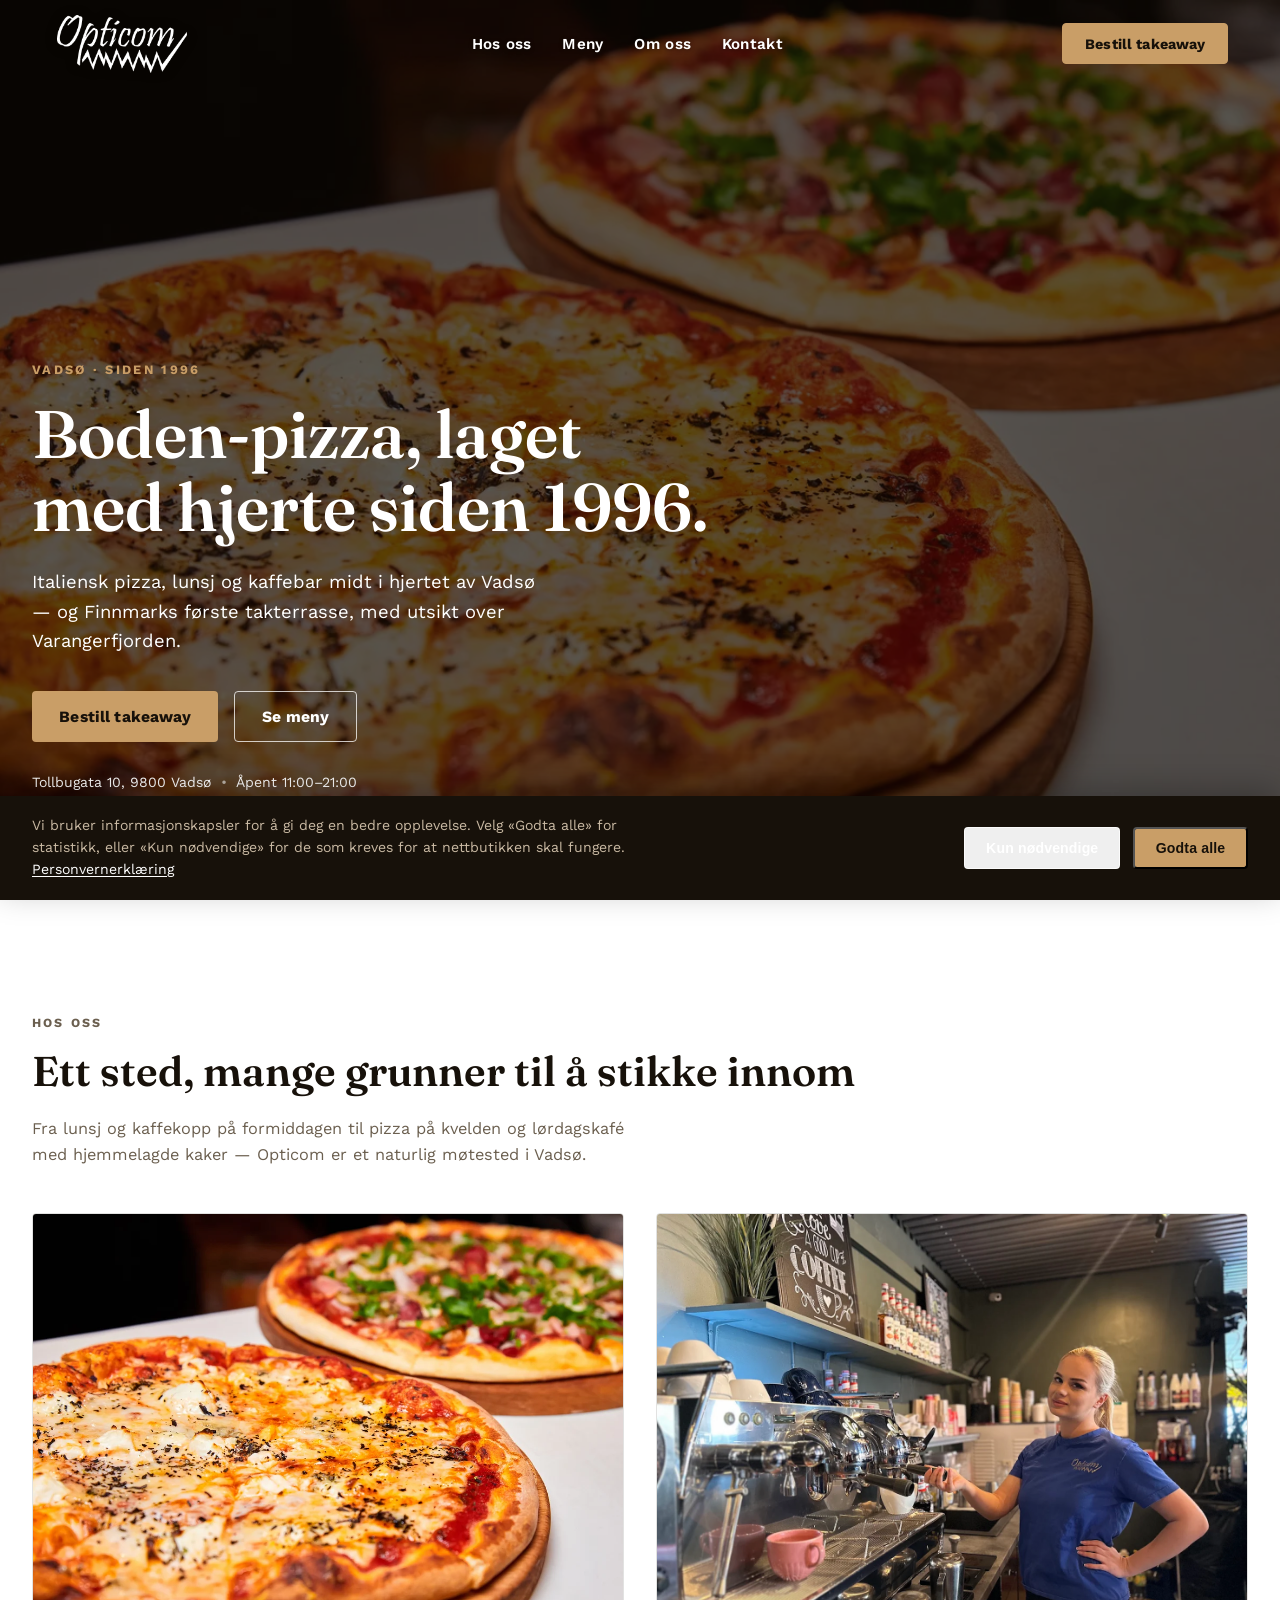
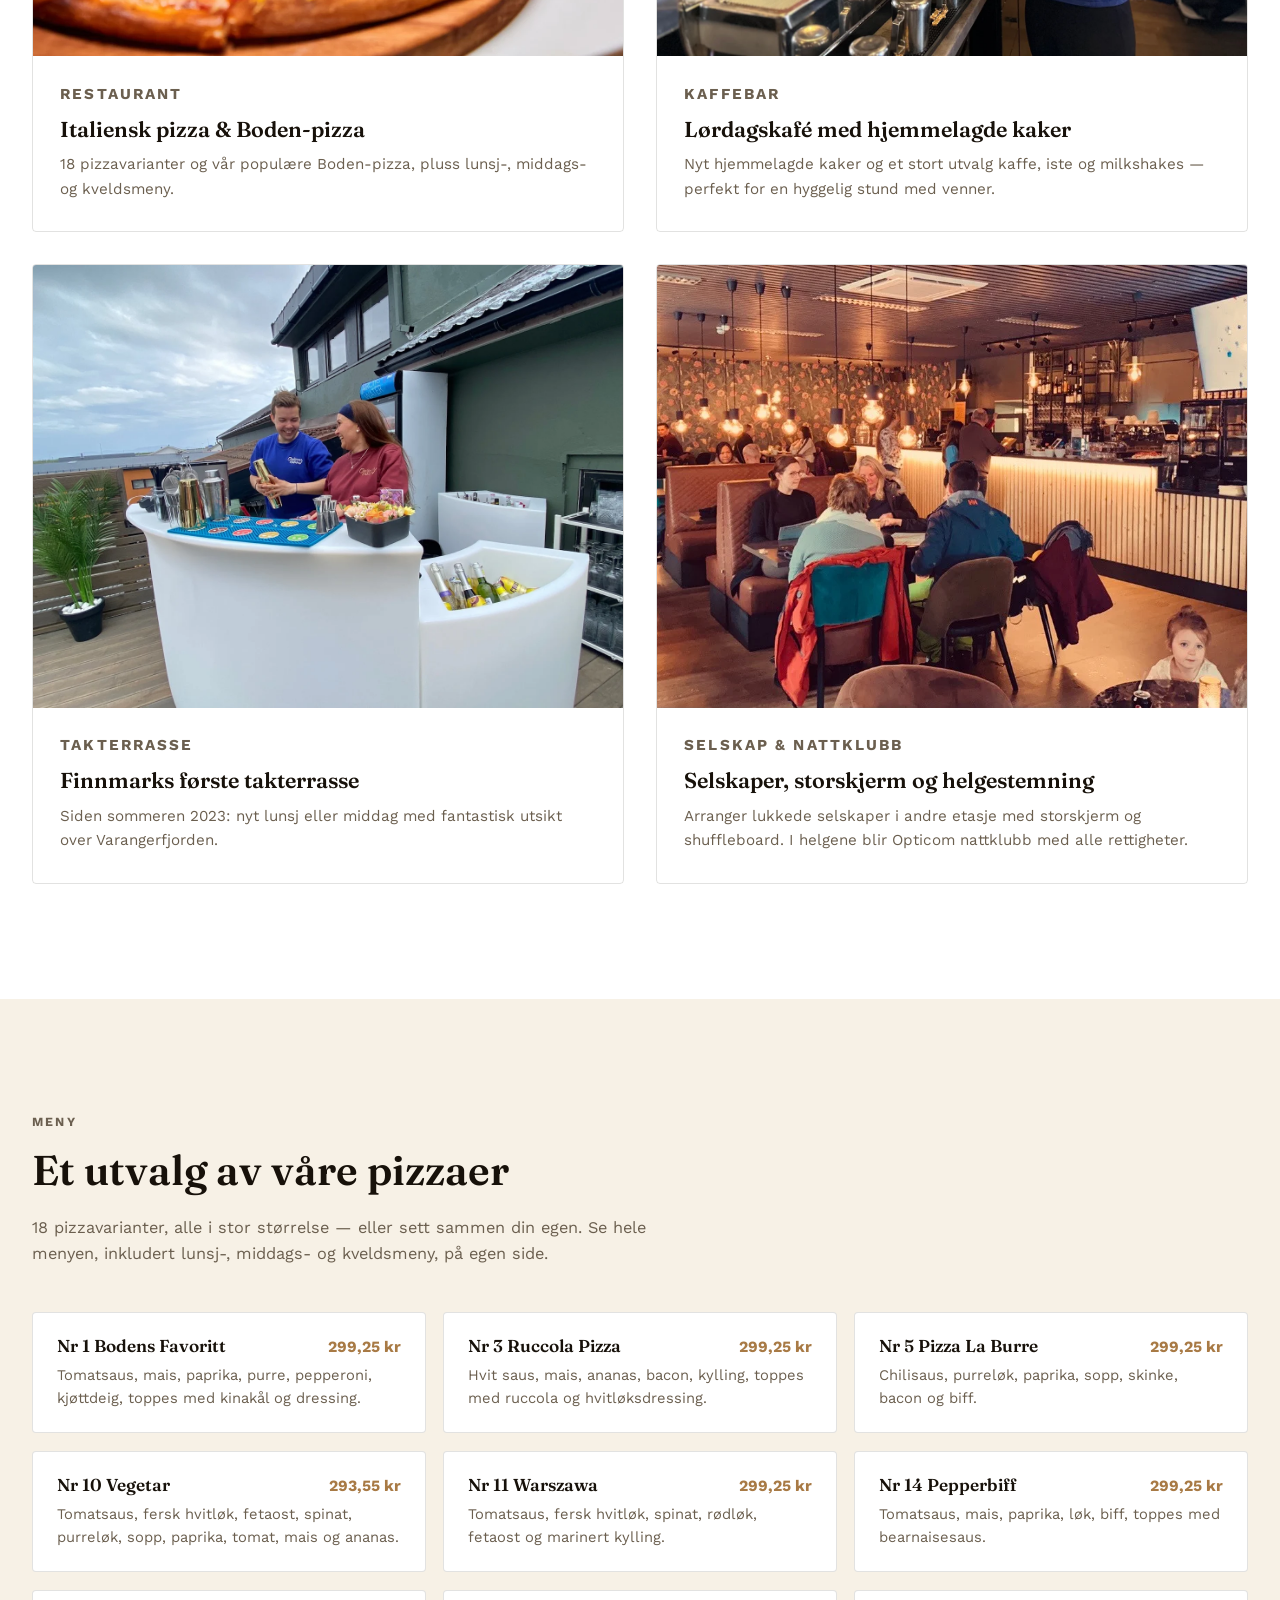
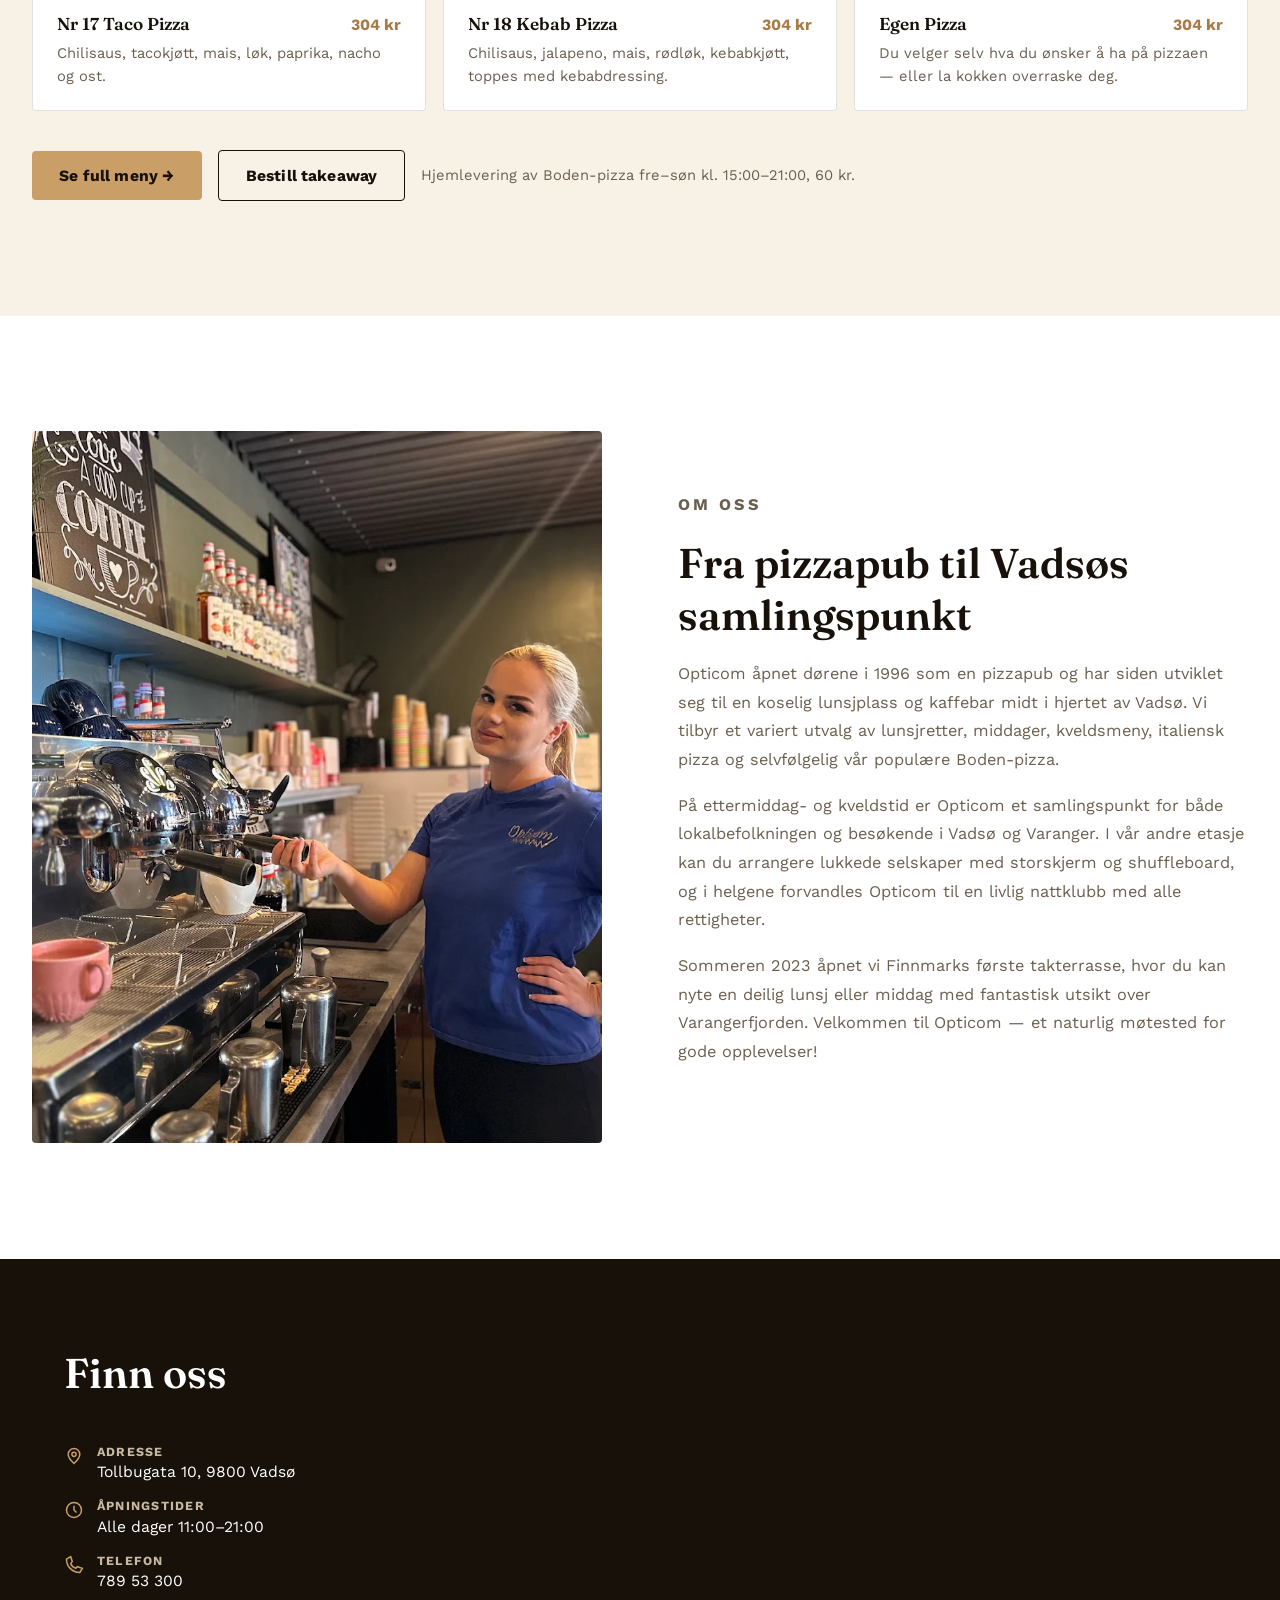
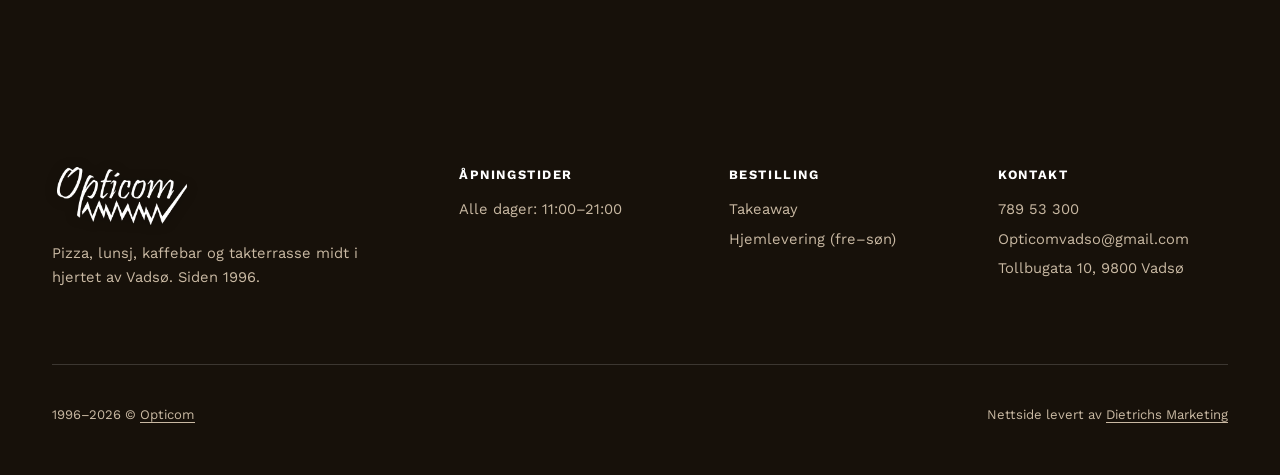
<file: index.html>
<!DOCTYPE html>
<html lang="no">
<head>
<meta charset="UTF-8">
<meta name="viewport" content="width=device-width, initial-scale=1.0">
<title>Opticom | Boden-pizza, lunsj og kaffebar i Vadsø</title>
<meta name="description" content="Opticom i Vadsø: italiensk pizza og vår egen Boden-pizza, lunsj, kaffebar og takterrasse med utsikt over Varangerfjorden. Siden 1996. Bestill takeaway eller hjemlevering.">
<meta name="theme-color" content="#17110a">
<link rel="icon" type="image/png" href="assets/favicon.png">
<link rel="apple-touch-icon" href="assets/favicon.png">
<link rel="preconnect" href="https://fonts.googleapis.com">
<link rel="preconnect" href="https://fonts.gstatic.com" crossorigin>
<link href="https://fonts.googleapis.com/css2?family=Fraunces:opsz,wght@9..144,500;9..144,600;9..144,700&family=Work+Sans:ital,wght@0,400;0,500;0,600;0,700;1,400&display=swap" rel="stylesheet">
<link rel="stylesheet" href="style.css">
</head>
<body>

<a class="skip-link" href="#main">Hopp til innhold</a>

<header class="site-header" id="siteHeader">
  <div class="header-inner">
    <a href="#top" class="brand" aria-label="Opticom, til toppen">
      <span class="brand-plate"><img src="assets/logo.png" alt="Opticom" class="brand-logo"></span>
    </a>
    <nav class="nav-desktop" aria-label="Hovednavigasjon">
      <a href="#opplevelser">Hos oss</a>
      <a href="meny.html">Meny</a>
      <a href="#om">Om oss</a>
      <a href="#kontakt">Kontakt</a>
    </nav>
    <a href="https://boden.munu.shop/ordertypes/r6934-takeaway" class="nav-cta">Bestill takeaway</a>
    <button class="hamburger" id="hamburgerBtn" aria-label="Åpne meny" aria-expanded="false" aria-controls="mobileDrawer">
      <span></span><span></span><span></span>
    </button>
  </div>
</header>

<div class="drawer-scrim" id="drawerScrim"></div>
<nav class="mobile-drawer" id="mobileDrawer" aria-label="Mobilmeny">
  <button class="drawer-close" id="drawerCloseBtn" aria-label="Lukk meny">
    <svg viewBox="0 0 24 24" width="24" height="24" fill="none" stroke="currentColor" stroke-width="2" stroke-linecap="round"><path d="M4 4l16 16M20 4L4 20"/></svg>
  </button>
  <div class="drawer-links">
    <a href="#opplevelser">Hos oss</a>
    <a href="meny.html">Meny</a>
    <a href="#om">Om oss</a>
    <a href="#kontakt">Kontakt</a>
  </div>
  <div class="drawer-contact">
    <a href="https://boden.munu.shop/ordertypes/r6934-takeaway" class="btn btn-solid btn-block">Bestill takeaway</a>
    <a href="tel:78953300" class="btn btn-ghost btn-block">Ring 789 53 300</a>
  </div>
</nav>

<main id="main">

  <section class="hero" id="top">
    <div class="hero-media" aria-hidden="true">
      <img src="assets/hero-pizza.webp" alt="" loading="eager">
      <div class="hero-overlay"></div>
    </div>
    <div class="hero-inner">
      <p class="eyebrow reveal-up">Vadsø · Siden 1996</p>
      <h1 class="hero-title reveal-up">Boden-pizza, laget med hjerte siden 1996.</h1>
      <p class="hero-lead reveal-up">
        Italiensk pizza, lunsj og kaffebar midt i hjertet av Vadsø — og Finnmarks
        første takterrasse, med utsikt over Varangerfjorden.
      </p>
      <div class="hero-actions reveal-up">
        <a href="https://boden.munu.shop/ordertypes/r6934-takeaway" class="btn btn-solid">Bestill takeaway</a>
        <a href="meny.html" class="btn btn-ghost">Se meny</a>
      </div>
      <div class="hero-meta reveal-up">
        <span>Tollbugata 10, 9800 Vadsø</span>
        <span class="dot">•</span>
        <span>Åpent 11:00–21:00</span>
      </div>
    </div>
    <a href="#opplevelser" class="scroll-cue" aria-label="Scroll ned">
      <svg viewBox="0 0 24 24" width="20" height="20" fill="none" stroke="currentColor" stroke-width="1.6"><path d="M12 4v15M5 12l7 7 7-7"/></svg>
    </a>
  </section>

  <section class="opplevelser" id="opplevelser">
    <div class="opplevelser-inner">
      <p class="section-kicker reveal-up">Hos oss</p>
      <h2 class="reveal-up">Ett sted, mange grunner til å stikke innom</h2>
      <p class="opplevelser-lead reveal-up">
        Fra lunsj og kaffekopp på formiddagen til pizza på kvelden og lørdagskafé
        med hjemmelagde kaker — Opticom er et naturlig møtested i Vadsø.
      </p>

      <div class="opplevelser-grid">

        <article class="opp-card reveal-up">
          <div class="opp-media">
            <img src="assets/hero-pizza.webp" alt="Boden-pizza fra Opticom" loading="lazy">
          </div>
          <div class="opp-body">
            <p class="opp-tag">Restaurant</p>
            <h3>Italiensk pizza &amp; Boden-pizza</h3>
            <p>18 pizzavarianter og vår populære Boden-pizza, pluss lunsj-, middags- og kveldsmeny.</p>
          </div>
        </article>

        <article class="opp-card reveal-up">
          <div class="opp-media">
            <img src="assets/barista.webp" alt="Barista lager kaffe hos Opticom" loading="lazy">
          </div>
          <div class="opp-body">
            <p class="opp-tag">Kaffebar</p>
            <h3>Lørdagskafé med hjemmelagde kaker</h3>
            <p>Nyt hjemmelagde kaker og et stort utvalg kaffe, iste og milkshakes — perfekt for en hyggelig stund med venner.</p>
          </div>
        </article>

        <article class="opp-card reveal-up">
          <div class="opp-media">
            <img src="assets/takterrasse.webp" alt="Takterrassen hos Opticom med bar og utsikt" loading="lazy">
          </div>
          <div class="opp-body">
            <p class="opp-tag">Takterrasse</p>
            <h3>Finnmarks første takterrasse</h3>
            <p>Siden sommeren 2023: nyt lunsj eller middag med fantastisk utsikt over Varangerfjorden.</p>
          </div>
        </article>

        <article class="opp-card reveal-up">
          <div class="opp-media">
            <img src="assets/interior.webp" alt="Selskapslokale i andre etasje hos Opticom" loading="lazy">
          </div>
          <div class="opp-body">
            <p class="opp-tag">Selskap &amp; nattklubb</p>
            <h3>Selskaper, storskjerm og helgestemning</h3>
            <p>Arranger lukkede selskaper i andre etasje med storskjerm og shuffleboard. I helgene blir Opticom nattklubb med alle rettigheter.</p>
          </div>
        </article>

      </div>
    </div>
  </section>

  <section class="meny" id="meny">
    <div class="meny-inner">
      <p class="section-kicker reveal-up">Meny</p>
      <h2 class="reveal-up">Et utvalg av våre pizzaer</h2>
      <p class="meny-lead reveal-up">
        18 pizzavarianter, alle i stor størrelse — eller sett sammen din egen.
        Se hele menyen, inkludert lunsj-, middags- og kveldsmeny, på egen side.
      </p>

      <div class="meny-grid">
        <article class="pizza-card reveal-up">
          <div class="pizza-card-top"><h3>Nr 1 Bodens Favoritt</h3><span class="pizza-price">299,25 kr</span></div>
          <p>Tomatsaus, mais, paprika, purre, pepperoni, kjøttdeig, toppes med kinakål og dressing.</p>
        </article>
        <article class="pizza-card reveal-up">
          <div class="pizza-card-top"><h3>Nr 3 Ruccola Pizza</h3><span class="pizza-price">299,25 kr</span></div>
          <p>Hvit saus, mais, ananas, bacon, kylling, toppes med ruccola og hvitløksdressing.</p>
        </article>
        <article class="pizza-card reveal-up">
          <div class="pizza-card-top"><h3>Nr 5 Pizza La Burre</h3><span class="pizza-price">299,25 kr</span></div>
          <p>Chilisaus, purreløk, paprika, sopp, skinke, bacon og biff.</p>
        </article>
        <article class="pizza-card reveal-up">
          <div class="pizza-card-top"><h3>Nr 10 Vegetar</h3><span class="pizza-price">293,55 kr</span></div>
          <p>Tomatsaus, fersk hvitløk, fetaost, spinat, purreløk, sopp, paprika, tomat, mais og ananas.</p>
        </article>
        <article class="pizza-card reveal-up">
          <div class="pizza-card-top"><h3>Nr 11 Warszawa</h3><span class="pizza-price">299,25 kr</span></div>
          <p>Tomatsaus, fersk hvitløk, spinat, rødløk, fetaost og marinert kylling.</p>
        </article>
        <article class="pizza-card reveal-up">
          <div class="pizza-card-top"><h3>Nr 14 Pepperbiff</h3><span class="pizza-price">299,25 kr</span></div>
          <p>Tomatsaus, mais, paprika, løk, biff, toppes med bearnaisesaus.</p>
        </article>
        <article class="pizza-card reveal-up">
          <div class="pizza-card-top"><h3>Nr 17 Taco Pizza</h3><span class="pizza-price">304 kr</span></div>
          <p>Chilisaus, tacokjøtt, mais, løk, paprika, nacho og ost.</p>
        </article>
        <article class="pizza-card reveal-up">
          <div class="pizza-card-top"><h3>Nr 18 Kebab Pizza</h3><span class="pizza-price">304 kr</span></div>
          <p>Chilisaus, jalapeno, mais, rødløk, kebabkjøtt, toppes med kebabdressing.</p>
        </article>
        <article class="pizza-card reveal-up">
          <div class="pizza-card-top"><h3>Egen Pizza</h3><span class="pizza-price">304 kr</span></div>
          <p>Du velger selv hva du ønsker å ha på pizzaen — eller la kokken overraske deg.</p>
        </article>
      </div>

      <div class="meny-more reveal-up">
        <a href="meny.html" class="btn btn-solid">Se full meny →</a>
        <a href="https://boden.munu.shop/ordertypes/r6934-takeaway" class="btn btn-ghost" style="border-color:var(--ink); color:var(--ink);">Bestill takeaway</a>
        <p>Hjemlevering av Boden-pizza fre–søn kl. 15:00–21:00, 60 kr.</p>
      </div>
    </div>
  </section>

  <section class="om" id="om">
    <div class="om-inner">
      <div class="om-media reveal-up">
        <img src="assets/barista.webp" alt="Barista bak espressomaskinen hos Opticom" loading="lazy">
      </div>
      <div class="om-copy">
        <p class="section-kicker reveal-up">Om oss</p>
        <h2 class="reveal-up">Fra pizzapub til Vadsøs samlingspunkt</h2>
        <p class="reveal-up">
          Opticom åpnet dørene i 1996 som en pizzapub og har siden utviklet seg til
          en koselig lunsjplass og kaffebar midt i hjertet av Vadsø. Vi tilbyr et
          variert utvalg av lunsjretter, middager, kveldsmeny, italiensk pizza og
          selvfølgelig vår populære Boden-pizza.
        </p>
        <p class="reveal-up">
          På ettermiddag- og kveldstid er Opticom et samlingspunkt for både
          lokalbefolkningen og besøkende i Vadsø og Varanger. I vår andre etasje
          kan du arrangere lukkede selskaper med storskjerm og shuffleboard, og i
          helgene forvandles Opticom til en livlig nattklubb med alle rettigheter.
        </p>
        <p class="reveal-up">
          Sommeren 2023 åpnet vi Finnmarks første takterrasse, hvor du kan nyte en
          deilig lunsj eller middag med fantastisk utsikt over Varangerfjorden.
          Velkommen til Opticom — et naturlig møtested for gode opplevelser!
        </p>
      </div>
    </div>
  </section>

  <section class="kart" id="finn-oss">
    <div class="kart-inner">
      <div class="kart-card reveal-up">
        <h2>Finn oss</h2>
        <div class="kart-info">
          <div class="kart-info-item">
            <svg width="20" height="20" viewBox="0 0 24 24" fill="none" stroke="currentColor" stroke-width="1.8"><path d="M12 21s-7-6.2-7-11a7 7 0 0 1 14 0c0 4.8-7 11-7 11z"/><circle cx="12" cy="10" r="2.5"/></svg>
            <div>
              <h4>Adresse</h4>
              <a href="https://maps.google.com/?q=Opticom,+Tollbugata+10,+9800+Vadsø" target="_blank" rel="noopener">Tollbugata 10, 9800 Vadsø</a>
            </div>
          </div>
          <div class="kart-info-item">
            <svg width="20" height="20" viewBox="0 0 24 24" fill="none" stroke="currentColor" stroke-width="1.8"><circle cx="12" cy="12" r="9"/><path d="M12 7v5l3 3"/></svg>
            <div>
              <h4>Åpningstider</h4>
              <p>Alle dager 11:00–21:00</p>
            </div>
          </div>
          <div class="kart-info-item">
            <svg width="20" height="20" viewBox="0 0 24 24" fill="none" stroke="currentColor" stroke-width="1.8"><path d="M3 5c0 9 7 16 16 16l3-5-6-2-2 2c-3-1-5-3-6-6l2-2-2-6z"/></svg>
            <div>
              <h4>Telefon</h4>
              <a href="tel:78953300">789 53 300</a>
            </div>
          </div>
        </div>
      </div>
      <iframe class="kart-map reveal-up" src="https://www.google.com/maps?q=Opticom,Tollbugata+10,9800+Vads%C3%B8&output=embed" loading="lazy" referrerpolicy="no-referrer-when-downgrade" title="Kart til Opticom i Vadsø"></iframe>
    </div>
  </section>

</main>

<footer class="site-footer" id="kontakt">
  <div class="footer-inner">
    <div class="footer-top">
      <div class="footer-brand">
        <span class="brand-plate brand-plate--footer"><img src="assets/logo.png" alt="Opticom" class="brand-logo brand-logo--footer"></span>
        <p>Pizza, lunsj, kaffebar og takterrasse midt i hjertet av Vadsø. Siden 1996.</p>
      </div>

      <div class="footer-col">
        <h4>Åpningstider</h4>
        <ul>
          <li><span>Alle dager: 11:00–21:00</span></li>
        </ul>
      </div>

      <div class="footer-col">
        <h4>Bestilling</h4>
        <ul>
          <li><a href="https://boden.munu.shop/ordertypes/r6934-takeaway">Takeaway</a></li>
          <li><a href="https://boden.munu.shop/articles/r6934-takeaway--o5981-levering">Hjemlevering (fre–søn)</a></li>
        </ul>
      </div>

      <div class="footer-col">
        <h4>Kontakt</h4>
        <ul class="footer-contact">
          <li><a href="tel:78953300">789 53 300</a></li>
          <li><a href="mailto:Opticomvadso@gmail.com">Opticomvadso@gmail.com</a></li>
          <li><span>Tollbugata 10, 9800 Vadsø</span></li>
        </ul>
      </div>
    </div>

    <div class="footer-bottom">
      <p>1996–2026 © <a href="https://boden.munu.shop/">Opticom</a></p>
      <p class="footer-credit">Nettside levert av <a href="https://dmarketing.no">Dietrichs Marketing</a></p>
    </div>
  </div>
</footer>

<div class="cookie-banner" id="cookieBanner" role="dialog" aria-live="polite">
  <p class="cookie-text">
    Vi bruker informasjonskapsler for å gi deg en bedre opplevelse. Velg «Godta alle» for
    statistikk, eller «Kun nødvendige» for de som kreves for at nettbutikken skal fungere.
    <a href="https://boden.munu.shop/compliance">Personvernerklæring</a>
  </p>
  <div class="cookie-actions">
    <button class="btn btn-ghost" id="cookieNecessary" type="button">Kun nødvendige</button>
    <button class="btn btn-solid" id="cookieAcceptAll" type="button">Godta alle</button>
  </div>
</div>

<script src="app.js"></script>
</body>
</html>
</file>
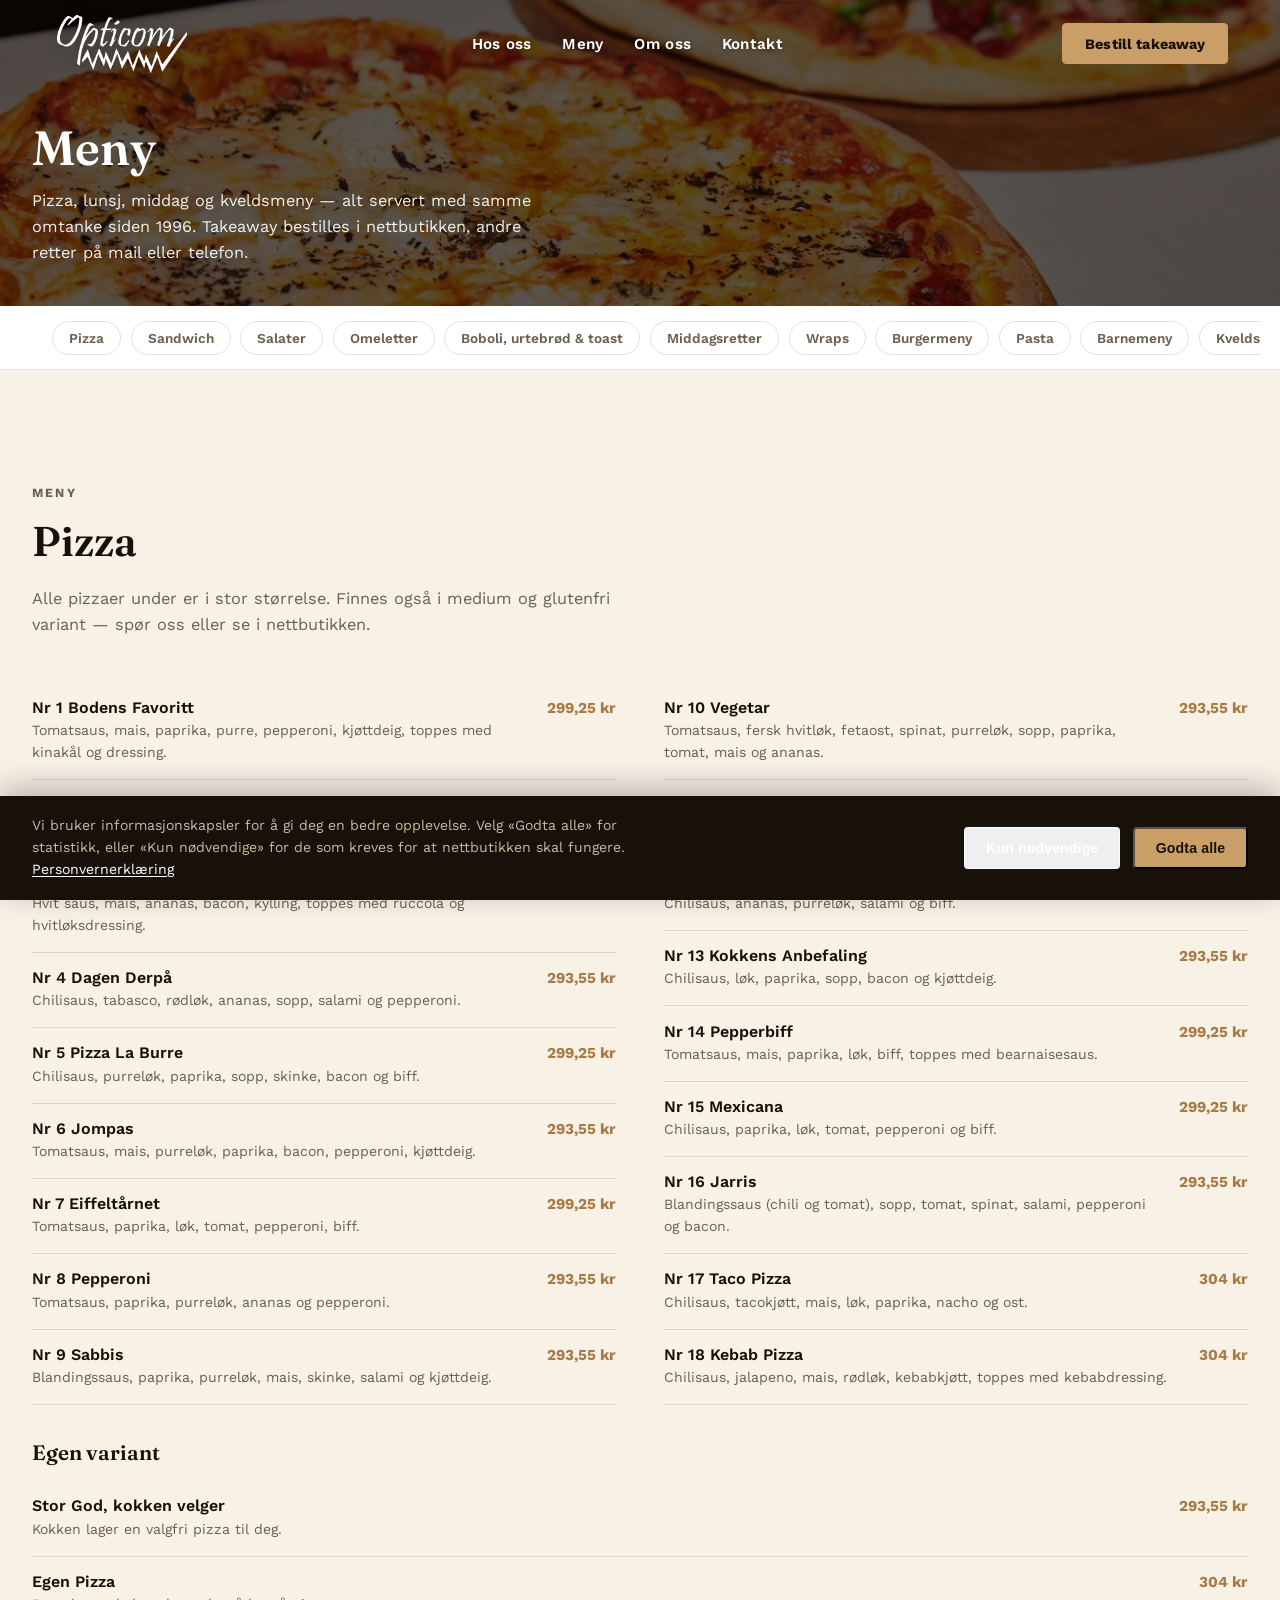
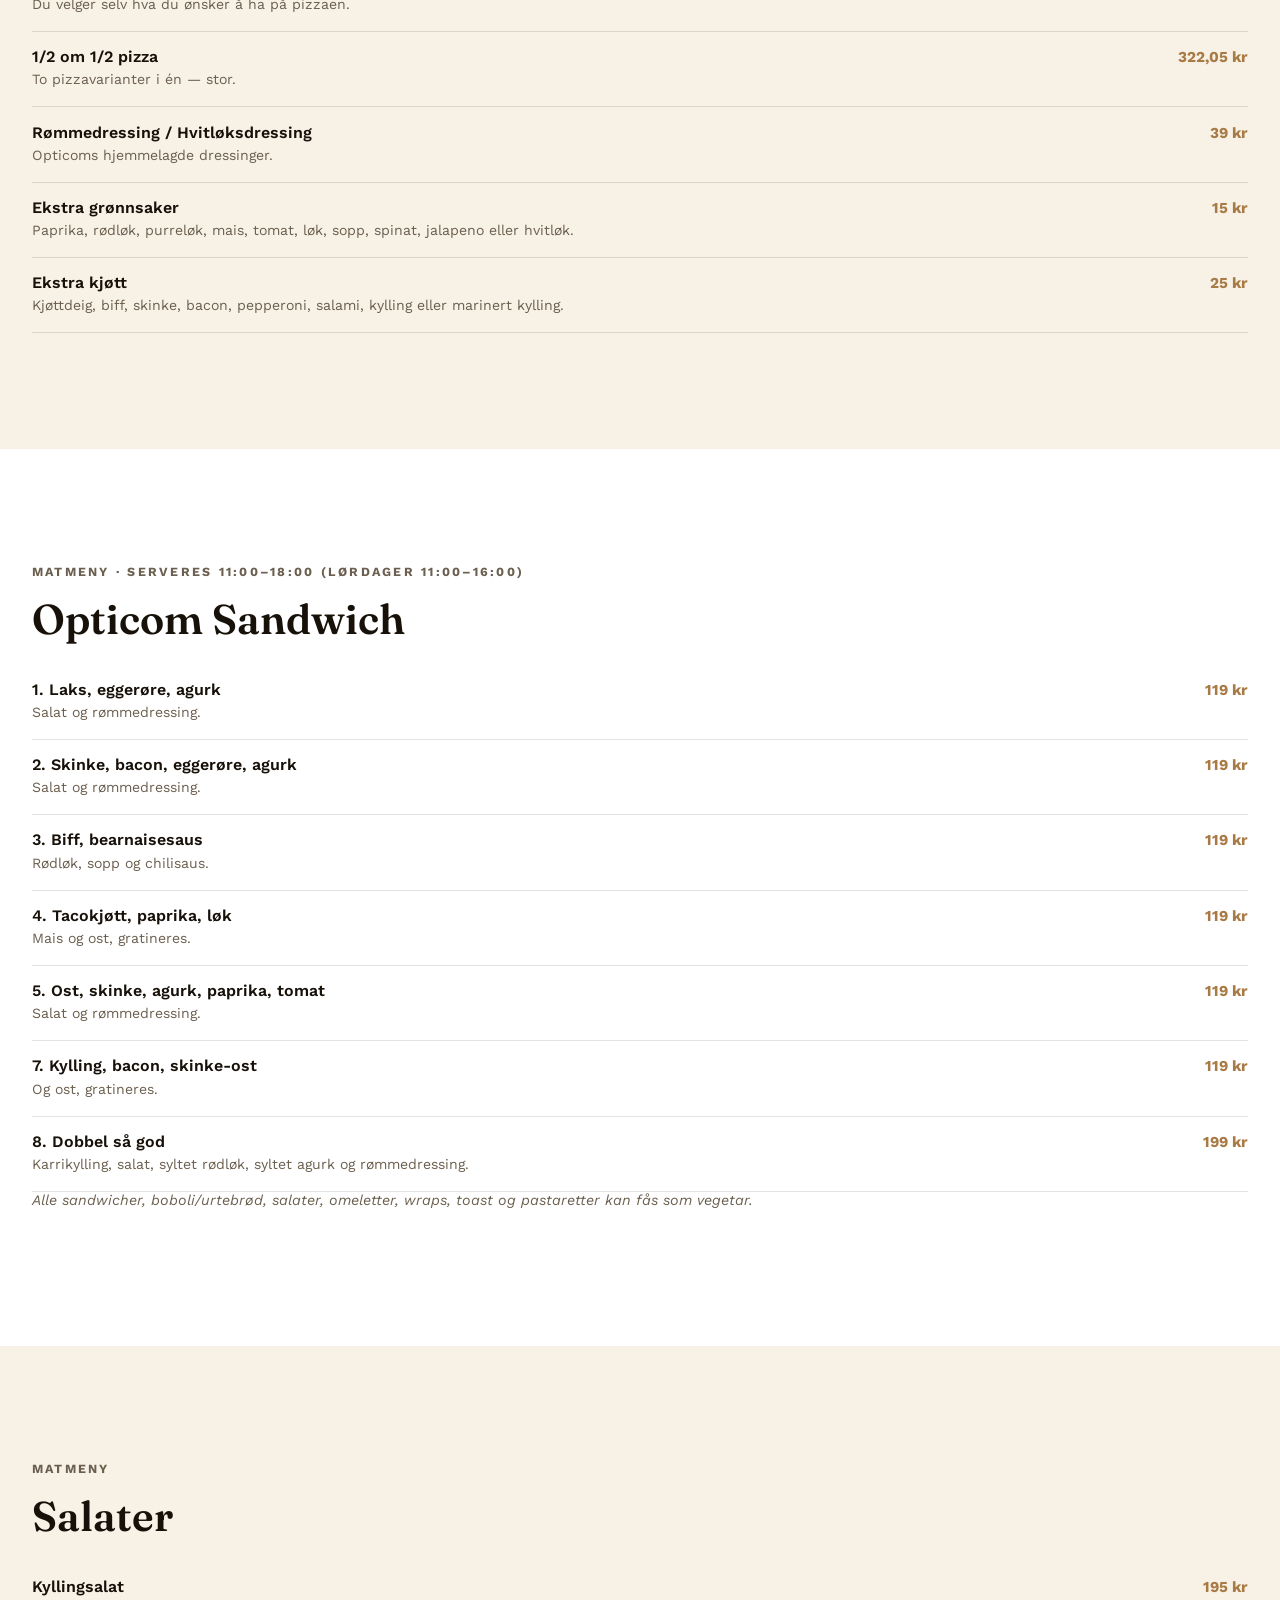
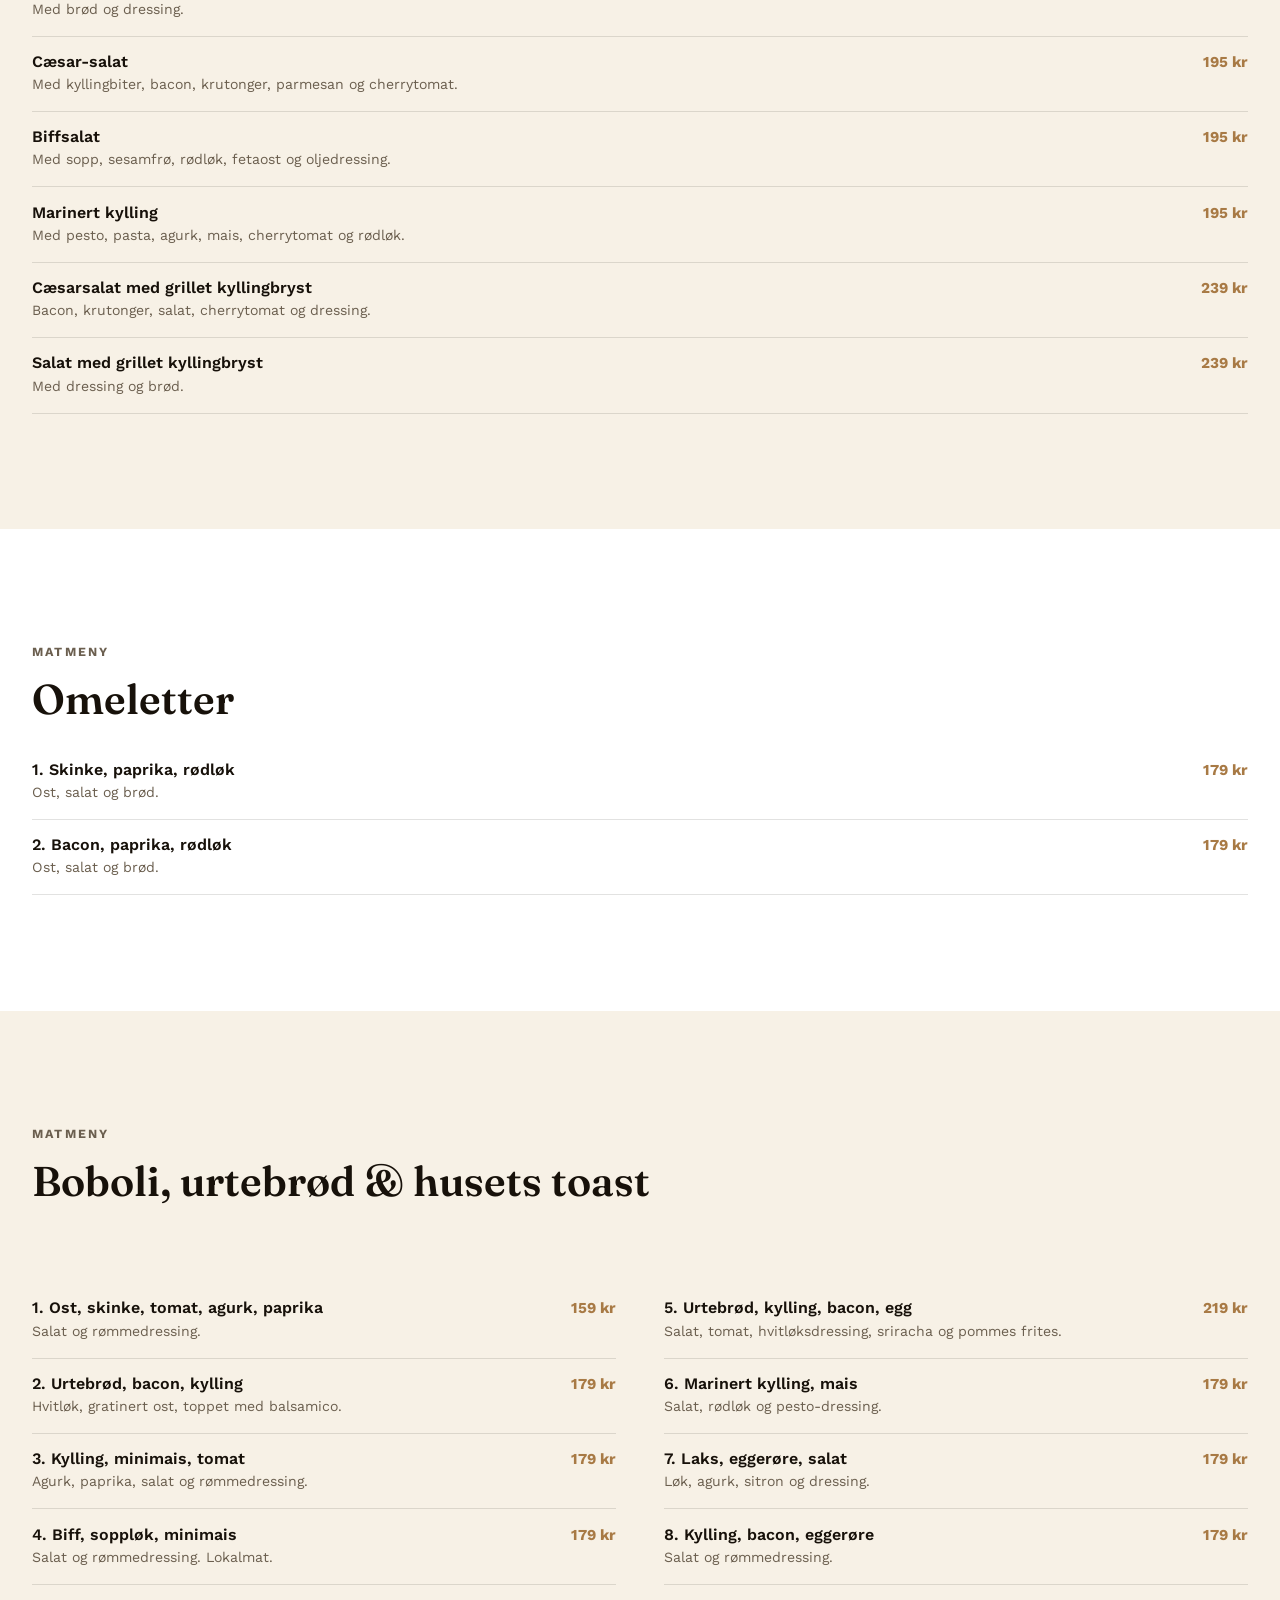
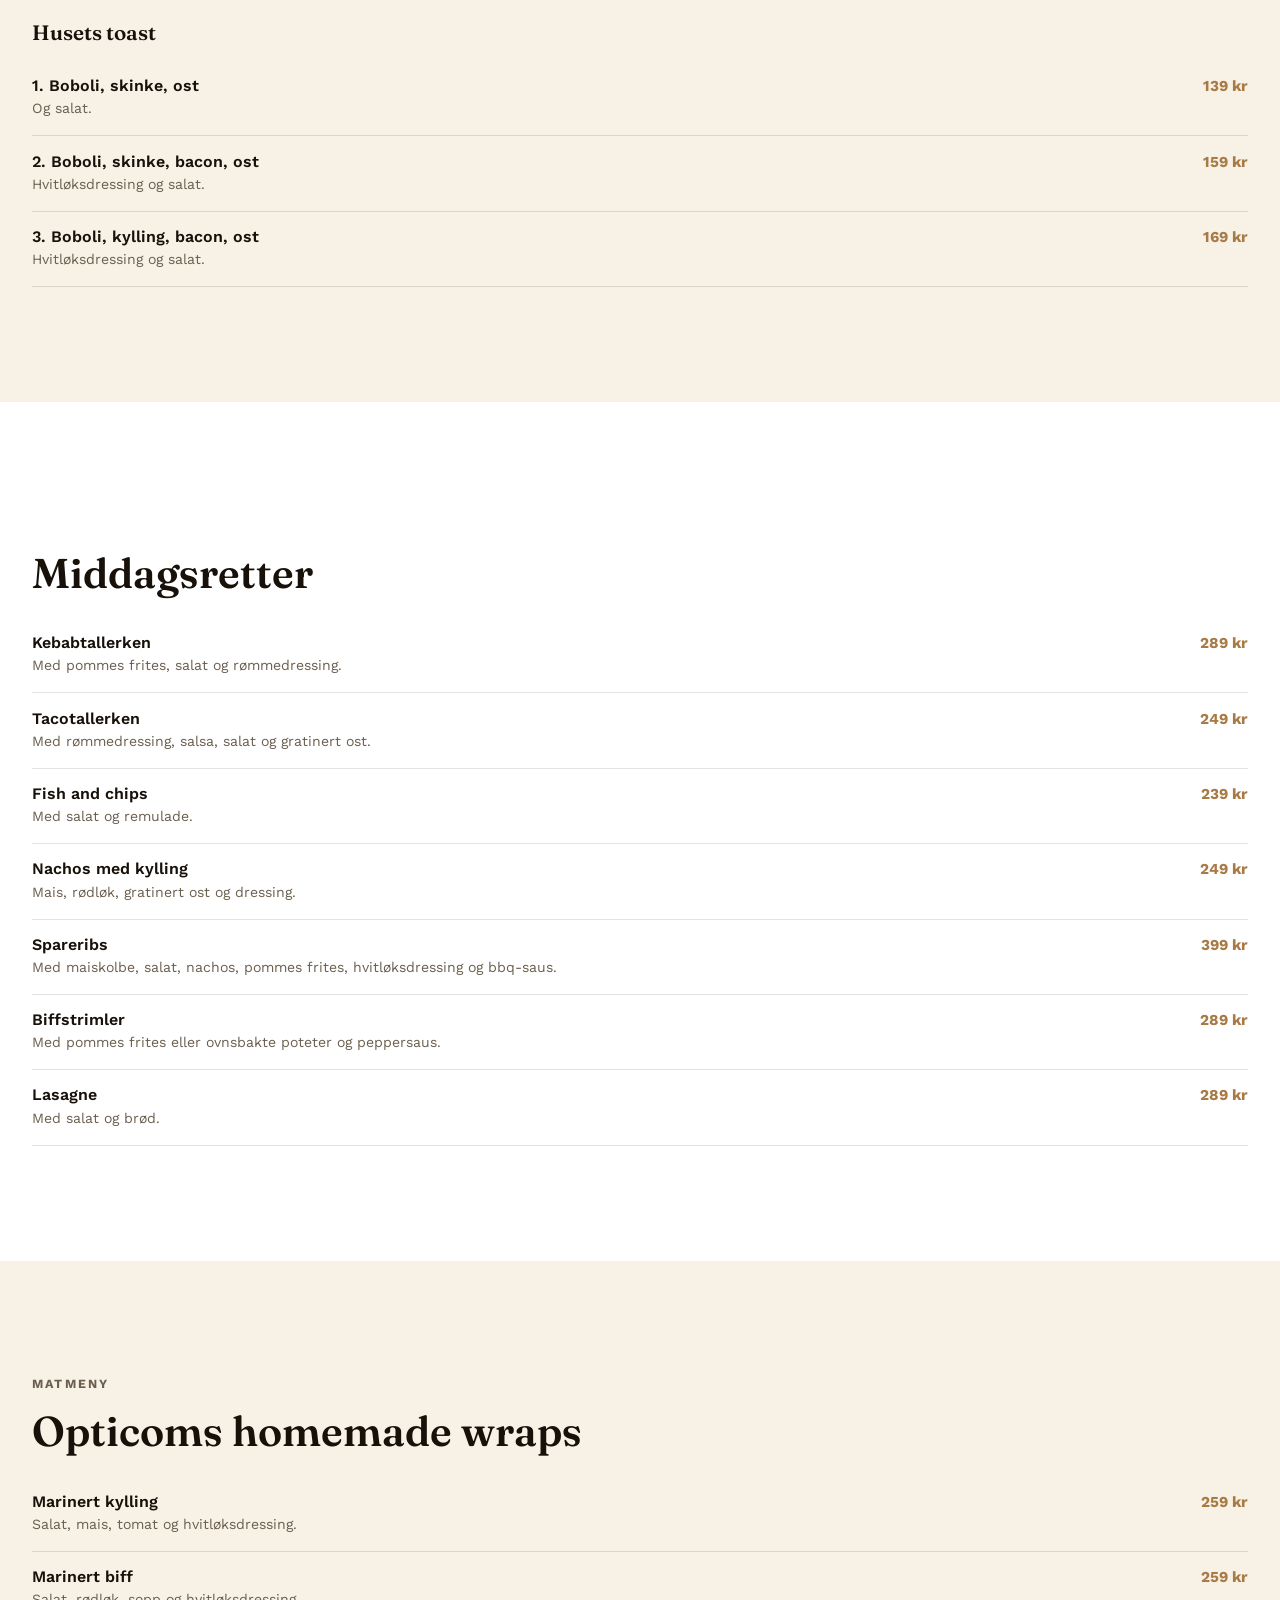
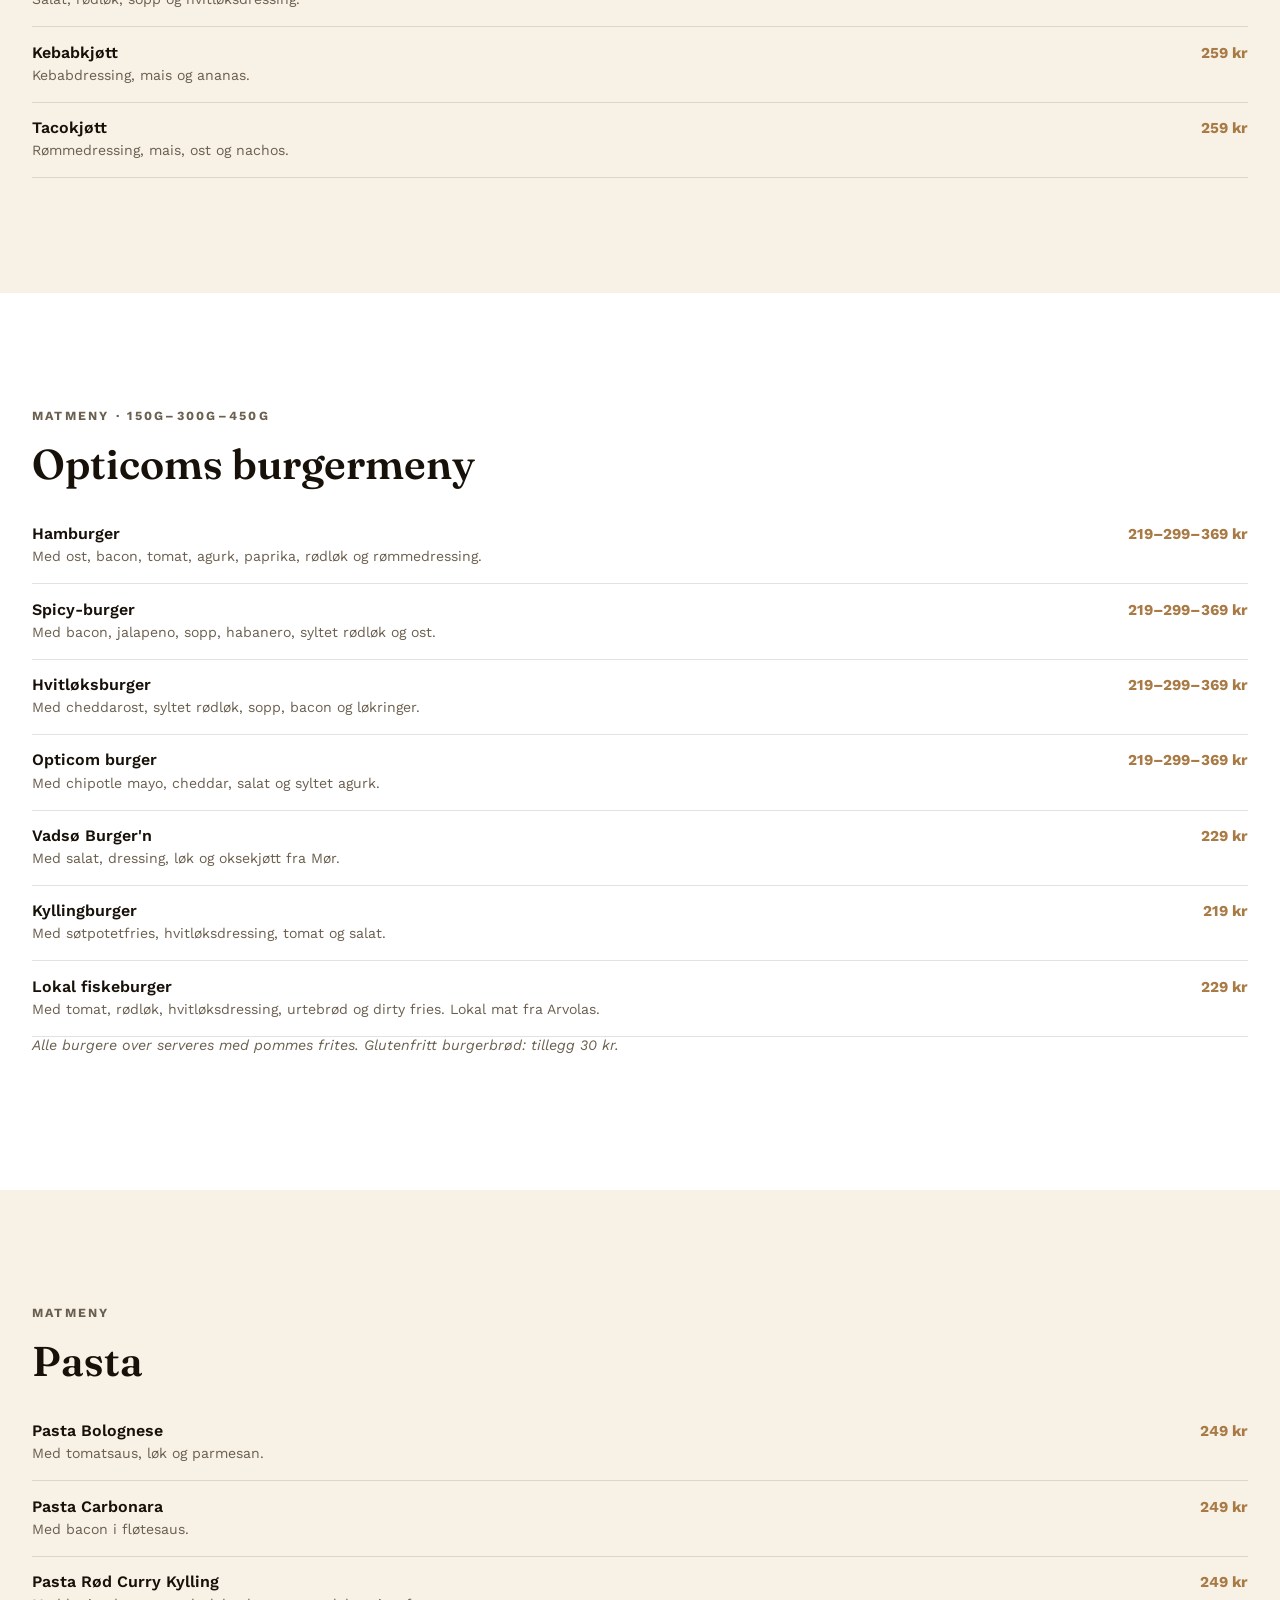
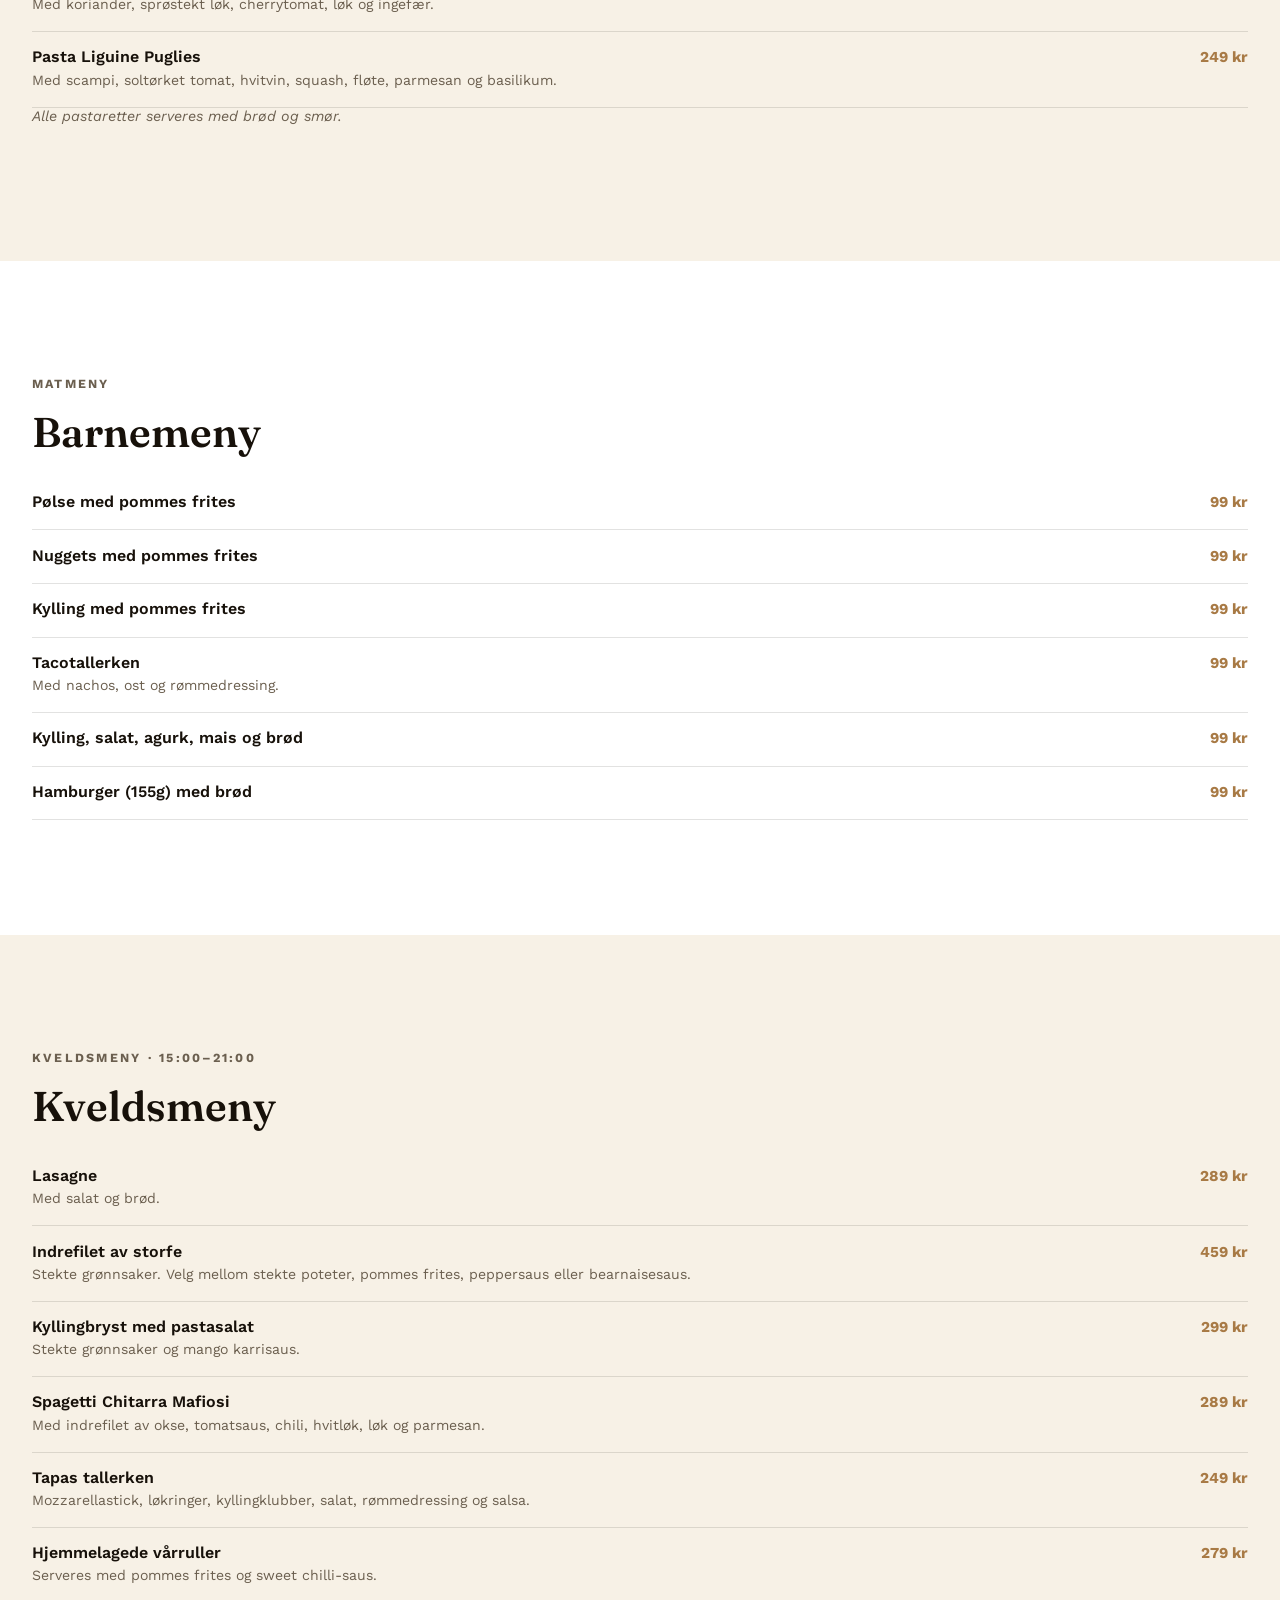
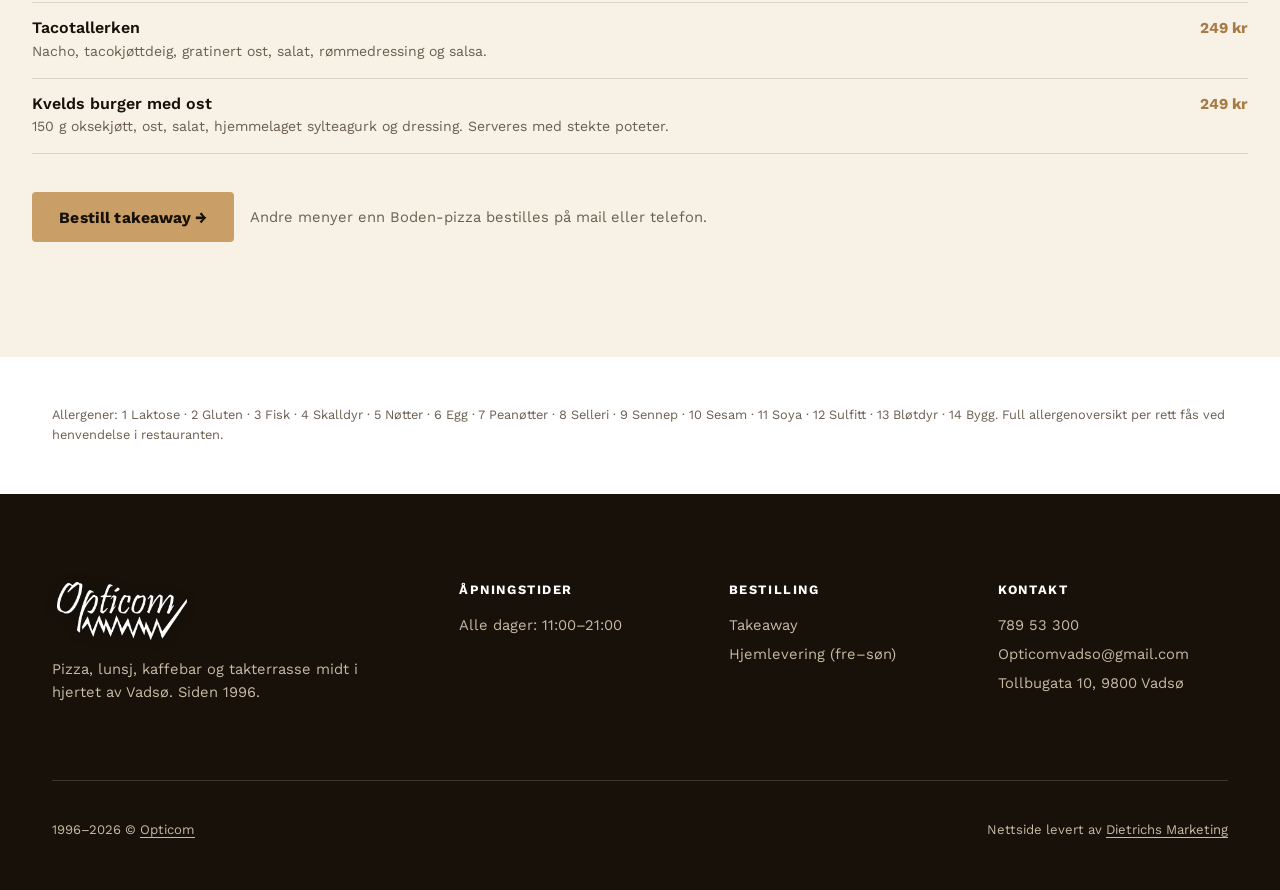
<file: meny.html>
<!DOCTYPE html>
<html lang="no">
<head>
<meta charset="UTF-8">
<meta name="viewport" content="width=device-width, initial-scale=1.0">
<title>Meny | Opticom Vadsø</title>
<meta name="description" content="Full meny fra Opticom i Vadsø: 18 pizzavarianter, sandwich, salater, omeletter, middagsretter, burgere, pasta, barnemeny og kveldsmeny.">
<meta name="theme-color" content="#17110a">
<link rel="icon" type="image/png" href="assets/favicon.png">
<link rel="apple-touch-icon" href="assets/favicon.png">
<link rel="preconnect" href="https://fonts.googleapis.com">
<link rel="preconnect" href="https://fonts.gstatic.com" crossorigin>
<link href="https://fonts.googleapis.com/css2?family=Fraunces:opsz,wght@9..144,500;9..144,600;9..144,700&family=Work+Sans:ital,wght@0,400;0,500;0,600;0,700;1,400&display=swap" rel="stylesheet">
<link rel="stylesheet" href="style.css">
</head>
<body>

<a class="skip-link" href="#main">Hopp til innhold</a>

<header class="site-header" id="siteHeader">
  <div class="header-inner">
    <a href="index.html" class="brand" aria-label="Opticom, til forsiden">
      <span class="brand-plate"><img src="assets/logo.png" alt="Opticom" class="brand-logo"></span>
    </a>
    <nav class="nav-desktop" aria-label="Hovednavigasjon">
      <a href="index.html#opplevelser">Hos oss</a>
      <a href="meny.html">Meny</a>
      <a href="index.html#om">Om oss</a>
      <a href="index.html#kontakt">Kontakt</a>
    </nav>
    <a href="https://boden.munu.shop/ordertypes/r6934-takeaway" class="nav-cta">Bestill takeaway</a>
    <button class="hamburger" id="hamburgerBtn" aria-label="Åpne meny" aria-expanded="false" aria-controls="mobileDrawer">
      <span></span><span></span><span></span>
    </button>
  </div>
</header>

<div class="drawer-scrim" id="drawerScrim"></div>
<nav class="mobile-drawer" id="mobileDrawer" aria-label="Mobilmeny">
  <button class="drawer-close" id="drawerCloseBtn" aria-label="Lukk meny">
    <svg viewBox="0 0 24 24" width="24" height="24" fill="none" stroke="currentColor" stroke-width="2" stroke-linecap="round"><path d="M4 4l16 16M20 4L4 20"/></svg>
  </button>
  <div class="drawer-links">
    <a href="index.html#opplevelser">Hos oss</a>
    <a href="meny.html">Meny</a>
    <a href="index.html#om">Om oss</a>
    <a href="index.html#kontakt">Kontakt</a>
  </div>
  <div class="drawer-contact">
    <a href="https://boden.munu.shop/ordertypes/r6934-takeaway" class="btn btn-solid btn-block">Bestill takeaway</a>
    <a href="tel:78953300" class="btn btn-ghost btn-block">Ring 789 53 300</a>
  </div>
</nav>

<main id="main">

  <section class="page-hero">
    <div class="page-hero-media" aria-hidden="true">
      <img src="assets/hero-pizza.webp" alt="" loading="eager">
      <div class="page-hero-overlay"></div>
    </div>
    <div class="page-hero-inner">
      <h1>Meny</h1>
      <p>Pizza, lunsj, middag og kveldsmeny — alt servert med samme omtanke siden 1996. Takeaway bestilles i nettbutikken, andre retter på mail eller telefon.</p>
    </div>
  </section>

  <nav class="meny-nav" aria-label="Hopp til menykategori">
    <div class="meny-nav-inner">
      <a href="#pizza">Pizza</a>
      <a href="#sandwich">Sandwich</a>
      <a href="#salater">Salater</a>
      <a href="#omeletter">Omeletter</a>
      <a href="#brod">Boboli, urtebrød &amp; toast</a>
      <a href="#middag">Middagsretter</a>
      <a href="#wraps">Wraps</a>
      <a href="#burgermeny">Burgermeny</a>
      <a href="#pasta">Pasta</a>
      <a href="#barnemeny">Barnemeny</a>
      <a href="#kveldsmeny">Kveldsmeny</a>
    </div>
  </nav>

  <section class="meny-page-section" id="pizza">
    <div class="meny-page-inner">
      <p class="section-kicker reveal-up">Meny</p>
      <h2 class="reveal-up">Pizza</h2>
      <p class="meny-lead reveal-up">Alle pizzaer under er i stor størrelse. Finnes også i medium og glutenfri variant — spør oss eller se i nettbutikken.</p>

      <div class="menu-cols">
        <div class="menu-row-list reveal-up">
          <div class="menu-row"><div class="menu-row-main"><p class="menu-row-name">Nr 1 Bodens Favoritt</p><p class="menu-row-desc">Tomatsaus, mais, paprika, purre, pepperoni, kjøttdeig, toppes med kinakål og dressing.</p></div><span class="menu-row-price">299,25 kr</span></div>
          <div class="menu-row"><div class="menu-row-main"><p class="menu-row-name">Nr 2 Big Ben</p><p class="menu-row-desc">Tomatsaus, sopp, mais, purreløk, tomat, skinke og biff.</p></div><span class="menu-row-price">299,25 kr</span></div>
          <div class="menu-row"><div class="menu-row-main"><p class="menu-row-name">Nr 3 Ruccola Pizza</p><p class="menu-row-desc">Hvit saus, mais, ananas, bacon, kylling, toppes med ruccola og hvitløksdressing.</p></div><span class="menu-row-price">299,25 kr</span></div>
          <div class="menu-row"><div class="menu-row-main"><p class="menu-row-name">Nr 4 Dagen Derpå</p><p class="menu-row-desc">Chilisaus, tabasco, rødløk, ananas, sopp, salami og pepperoni.</p></div><span class="menu-row-price">293,55 kr</span></div>
          <div class="menu-row"><div class="menu-row-main"><p class="menu-row-name">Nr 5 Pizza La Burre</p><p class="menu-row-desc">Chilisaus, purreløk, paprika, sopp, skinke, bacon og biff.</p></div><span class="menu-row-price">299,25 kr</span></div>
          <div class="menu-row"><div class="menu-row-main"><p class="menu-row-name">Nr 6 Jompas</p><p class="menu-row-desc">Tomatsaus, mais, purreløk, paprika, bacon, pepperoni, kjøttdeig.</p></div><span class="menu-row-price">293,55 kr</span></div>
          <div class="menu-row"><div class="menu-row-main"><p class="menu-row-name">Nr 7 Eiffeltårnet</p><p class="menu-row-desc">Tomatsaus, paprika, løk, tomat, pepperoni, biff.</p></div><span class="menu-row-price">299,25 kr</span></div>
          <div class="menu-row"><div class="menu-row-main"><p class="menu-row-name">Nr 8 Pepperoni</p><p class="menu-row-desc">Tomatsaus, paprika, purreløk, ananas og pepperoni.</p></div><span class="menu-row-price">293,55 kr</span></div>
          <div class="menu-row"><div class="menu-row-main"><p class="menu-row-name">Nr 9 Sabbis</p><p class="menu-row-desc">Blandingssaus, paprika, purreløk, mais, skinke, salami og kjøttdeig.</p></div><span class="menu-row-price">293,55 kr</span></div>
        </div>
        <div class="menu-row-list reveal-up">
          <div class="menu-row"><div class="menu-row-main"><p class="menu-row-name">Nr 10 Vegetar</p><p class="menu-row-desc">Tomatsaus, fersk hvitløk, fetaost, spinat, purreløk, sopp, paprika, tomat, mais og ananas.</p></div><span class="menu-row-price">293,55 kr</span></div>
          <div class="menu-row"><div class="menu-row-main"><p class="menu-row-name">Nr 11 Warszawa</p><p class="menu-row-desc">Tomatsaus, fersk hvitløk, spinat, rødløk, fetaost og marinert kylling.</p></div><span class="menu-row-price">299,25 kr</span></div>
          <div class="menu-row"><div class="menu-row-main"><p class="menu-row-name">Nr 12 Hot Shot</p><p class="menu-row-desc">Chilisaus, ananas, purreløk, salami og biff.</p></div><span class="menu-row-price">299,25 kr</span></div>
          <div class="menu-row"><div class="menu-row-main"><p class="menu-row-name">Nr 13 Kokkens Anbefaling</p><p class="menu-row-desc">Chilisaus, løk, paprika, sopp, bacon og kjøttdeig.</p></div><span class="menu-row-price">293,55 kr</span></div>
          <div class="menu-row"><div class="menu-row-main"><p class="menu-row-name">Nr 14 Pepperbiff</p><p class="menu-row-desc">Tomatsaus, mais, paprika, løk, biff, toppes med bearnaisesaus.</p></div><span class="menu-row-price">299,25 kr</span></div>
          <div class="menu-row"><div class="menu-row-main"><p class="menu-row-name">Nr 15 Mexicana</p><p class="menu-row-desc">Chilisaus, paprika, løk, tomat, pepperoni og biff.</p></div><span class="menu-row-price">299,25 kr</span></div>
          <div class="menu-row"><div class="menu-row-main"><p class="menu-row-name">Nr 16 Jarris</p><p class="menu-row-desc">Blandingssaus (chili og tomat), sopp, tomat, spinat, salami, pepperoni og bacon.</p></div><span class="menu-row-price">293,55 kr</span></div>
          <div class="menu-row"><div class="menu-row-main"><p class="menu-row-name">Nr 17 Taco Pizza</p><p class="menu-row-desc">Chilisaus, tacokjøtt, mais, løk, paprika, nacho og ost.</p></div><span class="menu-row-price">304 kr</span></div>
          <div class="menu-row"><div class="menu-row-main"><p class="menu-row-name">Nr 18 Kebab Pizza</p><p class="menu-row-desc">Chilisaus, jalapeno, mais, rødløk, kebabkjøtt, toppes med kebabdressing.</p></div><span class="menu-row-price">304 kr</span></div>
        </div>
      </div>

      <p class="meny-cat-title reveal-up">Egen variant</p>
      <div class="menu-row-list reveal-up">
        <div class="menu-row"><div class="menu-row-main"><p class="menu-row-name">Stor God, kokken velger</p><p class="menu-row-desc">Kokken lager en valgfri pizza til deg.</p></div><span class="menu-row-price">293,55 kr</span></div>
        <div class="menu-row"><div class="menu-row-main"><p class="menu-row-name">Egen Pizza</p><p class="menu-row-desc">Du velger selv hva du ønsker å ha på pizzaen.</p></div><span class="menu-row-price">304 kr</span></div>
        <div class="menu-row"><div class="menu-row-main"><p class="menu-row-name">1/2 om 1/2 pizza</p><p class="menu-row-desc">To pizzavarianter i én — stor.</p></div><span class="menu-row-price">322,05 kr</span></div>
        <div class="menu-row"><div class="menu-row-main"><p class="menu-row-name">Rømmedressing / Hvitløksdressing</p><p class="menu-row-desc">Opticoms hjemmelagde dressinger.</p></div><span class="menu-row-price">39 kr</span></div>
        <div class="menu-row"><div class="menu-row-main"><p class="menu-row-name">Ekstra grønnsaker</p><p class="menu-row-desc">Paprika, rødløk, purreløk, mais, tomat, løk, sopp, spinat, jalapeno eller hvitløk.</p></div><span class="menu-row-price">15 kr</span></div>
        <div class="menu-row"><div class="menu-row-main"><p class="menu-row-name">Ekstra kjøtt</p><p class="menu-row-desc">Kjøttdeig, biff, skinke, bacon, pepperoni, salami, kylling eller marinert kylling.</p></div><span class="menu-row-price">25 kr</span></div>
      </div>
    </div>
  </section>

  <section class="meny-page-section" id="sandwich">
    <div class="meny-page-inner">
      <p class="section-kicker reveal-up">Matmeny · serveres 11:00–18:00 (lørdager 11:00–16:00)</p>
      <h2 class="reveal-up">Opticom Sandwich</h2>
      <div class="menu-row-list reveal-up">
        <div class="menu-row"><div class="menu-row-main"><p class="menu-row-name">1. Laks, eggerøre, agurk</p><p class="menu-row-desc">Salat og rømmedressing.</p></div><span class="menu-row-price">119 kr</span></div>
        <div class="menu-row"><div class="menu-row-main"><p class="menu-row-name">2. Skinke, bacon, eggerøre, agurk</p><p class="menu-row-desc">Salat og rømmedressing.</p></div><span class="menu-row-price">119 kr</span></div>
        <div class="menu-row"><div class="menu-row-main"><p class="menu-row-name">3. Biff, bearnaisesaus</p><p class="menu-row-desc">Rødløk, sopp og chilisaus.</p></div><span class="menu-row-price">119 kr</span></div>
        <div class="menu-row"><div class="menu-row-main"><p class="menu-row-name">4. Tacokjøtt, paprika, løk</p><p class="menu-row-desc">Mais og ost, gratineres.</p></div><span class="menu-row-price">119 kr</span></div>
        <div class="menu-row"><div class="menu-row-main"><p class="menu-row-name">5. Ost, skinke, agurk, paprika, tomat</p><p class="menu-row-desc">Salat og rømmedressing.</p></div><span class="menu-row-price">119 kr</span></div>
        <div class="menu-row"><div class="menu-row-main"><p class="menu-row-name">7. Kylling, bacon, skinke-ost</p><p class="menu-row-desc">Og ost, gratineres.</p></div><span class="menu-row-price">119 kr</span></div>
        <div class="menu-row"><div class="menu-row-main"><p class="menu-row-name">8. Dobbel så god</p><p class="menu-row-desc">Karrikylling, salat, syltet rødløk, syltet agurk og rømmedressing.</p></div><span class="menu-row-price">199 kr</span></div>
      </div>
      <p class="meny-cat-note reveal-up">Alle sandwicher, boboli/urtebrød, salater, omeletter, wraps, toast og pastaretter kan fås som vegetar.</p>
    </div>
  </section>

  <section class="meny-page-section" id="salater">
    <div class="meny-page-inner">
      <p class="section-kicker reveal-up">Matmeny</p>
      <h2 class="reveal-up">Salater</h2>
      <div class="menu-row-list reveal-up">
        <div class="menu-row"><div class="menu-row-main"><p class="menu-row-name">Kyllingsalat</p><p class="menu-row-desc">Med brød og dressing.</p></div><span class="menu-row-price">195 kr</span></div>
        <div class="menu-row"><div class="menu-row-main"><p class="menu-row-name">Cæsar-salat</p><p class="menu-row-desc">Med kyllingbiter, bacon, krutonger, parmesan og cherrytomat.</p></div><span class="menu-row-price">195 kr</span></div>
        <div class="menu-row"><div class="menu-row-main"><p class="menu-row-name">Biffsalat</p><p class="menu-row-desc">Med sopp, sesamfrø, rødløk, fetaost og oljedressing.</p></div><span class="menu-row-price">195 kr</span></div>
        <div class="menu-row"><div class="menu-row-main"><p class="menu-row-name">Marinert kylling</p><p class="menu-row-desc">Med pesto, pasta, agurk, mais, cherrytomat og rødløk.</p></div><span class="menu-row-price">195 kr</span></div>
        <div class="menu-row"><div class="menu-row-main"><p class="menu-row-name">Cæsarsalat med grillet kyllingbryst</p><p class="menu-row-desc">Bacon, krutonger, salat, cherrytomat og dressing.</p></div><span class="menu-row-price">239 kr</span></div>
        <div class="menu-row"><div class="menu-row-main"><p class="menu-row-name">Salat med grillet kyllingbryst</p><p class="menu-row-desc">Med dressing og brød.</p></div><span class="menu-row-price">239 kr</span></div>
      </div>
    </div>
  </section>

  <section class="meny-page-section" id="omeletter">
    <div class="meny-page-inner">
      <p class="section-kicker reveal-up">Matmeny</p>
      <h2 class="reveal-up">Omeletter</h2>
      <div class="menu-row-list reveal-up">
        <div class="menu-row"><div class="menu-row-main"><p class="menu-row-name">1. Skinke, paprika, rødløk</p><p class="menu-row-desc">Ost, salat og brød.</p></div><span class="menu-row-price">179 kr</span></div>
        <div class="menu-row"><div class="menu-row-main"><p class="menu-row-name">2. Bacon, paprika, rødløk</p><p class="menu-row-desc">Ost, salat og brød.</p></div><span class="menu-row-price">179 kr</span></div>
      </div>
    </div>
  </section>

  <section class="meny-page-section" id="brod">
    <div class="meny-page-inner">
      <p class="section-kicker reveal-up">Matmeny</p>
      <h2 class="reveal-up">Boboli, urtebrød &amp; husets toast</h2>
      <p class="meny-cat-title reveal-up">Boboli eller urtebrød</p>
      <div class="menu-cols">
        <div class="menu-row-list reveal-up">
          <div class="menu-row"><div class="menu-row-main"><p class="menu-row-name">1. Ost, skinke, tomat, agurk, paprika</p><p class="menu-row-desc">Salat og rømmedressing.</p></div><span class="menu-row-price">159 kr</span></div>
          <div class="menu-row"><div class="menu-row-main"><p class="menu-row-name">2. Urtebrød, bacon, kylling</p><p class="menu-row-desc">Hvitløk, gratinert ost, toppet med balsamico.</p></div><span class="menu-row-price">179 kr</span></div>
          <div class="menu-row"><div class="menu-row-main"><p class="menu-row-name">3. Kylling, minimais, tomat</p><p class="menu-row-desc">Agurk, paprika, salat og rømmedressing.</p></div><span class="menu-row-price">179 kr</span></div>
          <div class="menu-row"><div class="menu-row-main"><p class="menu-row-name">4. Biff, soppløk, minimais</p><p class="menu-row-desc">Salat og rømmedressing. Lokalmat.</p></div><span class="menu-row-price">179 kr</span></div>
        </div>
        <div class="menu-row-list reveal-up">
          <div class="menu-row"><div class="menu-row-main"><p class="menu-row-name">5. Urtebrød, kylling, bacon, egg</p><p class="menu-row-desc">Salat, tomat, hvitløksdressing, sriracha og pommes frites.</p></div><span class="menu-row-price">219 kr</span></div>
          <div class="menu-row"><div class="menu-row-main"><p class="menu-row-name">6. Marinert kylling, mais</p><p class="menu-row-desc">Salat, rødløk og pesto-dressing.</p></div><span class="menu-row-price">179 kr</span></div>
          <div class="menu-row"><div class="menu-row-main"><p class="menu-row-name">7. Laks, eggerøre, salat</p><p class="menu-row-desc">Løk, agurk, sitron og dressing.</p></div><span class="menu-row-price">179 kr</span></div>
          <div class="menu-row"><div class="menu-row-main"><p class="menu-row-name">8. Kylling, bacon, eggerøre</p><p class="menu-row-desc">Salat og rømmedressing.</p></div><span class="menu-row-price">179 kr</span></div>
        </div>
      </div>
      <p class="meny-cat-title reveal-up">Husets toast</p>
      <div class="menu-row-list reveal-up">
        <div class="menu-row"><div class="menu-row-main"><p class="menu-row-name">1. Boboli, skinke, ost</p><p class="menu-row-desc">Og salat.</p></div><span class="menu-row-price">139 kr</span></div>
        <div class="menu-row"><div class="menu-row-main"><p class="menu-row-name">2. Boboli, skinke, bacon, ost</p><p class="menu-row-desc">Hvitløksdressing og salat.</p></div><span class="menu-row-price">159 kr</span></div>
        <div class="menu-row"><div class="menu-row-main"><p class="menu-row-name">3. Boboli, kylling, bacon, ost</p><p class="menu-row-desc">Hvitløksdressing og salat.</p></div><span class="menu-row-price">169 kr</span></div>
      </div>
    </div>
  </section>

  <section class="meny-page-section" id="middag">
    <div class="meny-page-inner">
      <p class="section-kicker reveal-up">Matmeny</p>
      <h2 class="reveal-up">Middagsretter</h2>
      <div class="menu-row-list reveal-up">
        <div class="menu-row"><div class="menu-row-main"><p class="menu-row-name">Kebabtallerken</p><p class="menu-row-desc">Med pommes frites, salat og rømmedressing.</p></div><span class="menu-row-price">289 kr</span></div>
        <div class="menu-row"><div class="menu-row-main"><p class="menu-row-name">Tacotallerken</p><p class="menu-row-desc">Med rømmedressing, salsa, salat og gratinert ost.</p></div><span class="menu-row-price">249 kr</span></div>
        <div class="menu-row"><div class="menu-row-main"><p class="menu-row-name">Fish and chips</p><p class="menu-row-desc">Med salat og remulade.</p></div><span class="menu-row-price">239 kr</span></div>
        <div class="menu-row"><div class="menu-row-main"><p class="menu-row-name">Nachos med kylling</p><p class="menu-row-desc">Mais, rødløk, gratinert ost og dressing.</p></div><span class="menu-row-price">249 kr</span></div>
        <div class="menu-row"><div class="menu-row-main"><p class="menu-row-name">Spareribs</p><p class="menu-row-desc">Med maiskolbe, salat, nachos, pommes frites, hvitløksdressing og bbq-saus.</p></div><span class="menu-row-price">399 kr</span></div>
        <div class="menu-row"><div class="menu-row-main"><p class="menu-row-name">Biffstrimler</p><p class="menu-row-desc">Med pommes frites eller ovnsbakte poteter og peppersaus.</p></div><span class="menu-row-price">289 kr</span></div>
        <div class="menu-row"><div class="menu-row-main"><p class="menu-row-name">Lasagne</p><p class="menu-row-desc">Med salat og brød.</p></div><span class="menu-row-price">289 kr</span></div>
      </div>
    </div>
  </section>

  <section class="meny-page-section" id="wraps">
    <div class="meny-page-inner">
      <p class="section-kicker reveal-up">Matmeny</p>
      <h2 class="reveal-up">Opticoms homemade wraps</h2>
      <div class="menu-row-list reveal-up">
        <div class="menu-row"><div class="menu-row-main"><p class="menu-row-name">Marinert kylling</p><p class="menu-row-desc">Salat, mais, tomat og hvitløksdressing.</p></div><span class="menu-row-price">259 kr</span></div>
        <div class="menu-row"><div class="menu-row-main"><p class="menu-row-name">Marinert biff</p><p class="menu-row-desc">Salat, rødløk, sopp og hvitløksdressing.</p></div><span class="menu-row-price">259 kr</span></div>
        <div class="menu-row"><div class="menu-row-main"><p class="menu-row-name">Kebabkjøtt</p><p class="menu-row-desc">Kebabdressing, mais og ananas.</p></div><span class="menu-row-price">259 kr</span></div>
        <div class="menu-row"><div class="menu-row-main"><p class="menu-row-name">Tacokjøtt</p><p class="menu-row-desc">Rømmedressing, mais, ost og nachos.</p></div><span class="menu-row-price">259 kr</span></div>
      </div>
    </div>
  </section>

  <section class="meny-page-section" id="burgermeny">
    <div class="meny-page-inner">
      <p class="section-kicker reveal-up">Matmeny · 150g–300g–450g</p>
      <h2 class="reveal-up">Opticoms burgermeny</h2>
      <div class="menu-row-list reveal-up">
        <div class="menu-row"><div class="menu-row-main"><p class="menu-row-name">Hamburger</p><p class="menu-row-desc">Med ost, bacon, tomat, agurk, paprika, rødløk og rømmedressing.</p></div><span class="menu-row-price">219–299–369 kr</span></div>
        <div class="menu-row"><div class="menu-row-main"><p class="menu-row-name">Spicy-burger</p><p class="menu-row-desc">Med bacon, jalapeno, sopp, habanero, syltet rødløk og ost.</p></div><span class="menu-row-price">219–299–369 kr</span></div>
        <div class="menu-row"><div class="menu-row-main"><p class="menu-row-name">Hvitløksburger</p><p class="menu-row-desc">Med cheddarost, syltet rødløk, sopp, bacon og løkringer.</p></div><span class="menu-row-price">219–299–369 kr</span></div>
        <div class="menu-row"><div class="menu-row-main"><p class="menu-row-name">Opticom burger</p><p class="menu-row-desc">Med chipotle mayo, cheddar, salat og syltet agurk.</p></div><span class="menu-row-price">219–299–369 kr</span></div>
        <div class="menu-row"><div class="menu-row-main"><p class="menu-row-name">Vadsø Burger'n</p><p class="menu-row-desc">Med salat, dressing, løk og oksekjøtt fra Mør.</p></div><span class="menu-row-price">229 kr</span></div>
        <div class="menu-row"><div class="menu-row-main"><p class="menu-row-name">Kyllingburger</p><p class="menu-row-desc">Med søtpotetfries, hvitløksdressing, tomat og salat.</p></div><span class="menu-row-price">219 kr</span></div>
        <div class="menu-row"><div class="menu-row-main"><p class="menu-row-name">Lokal fiskeburger</p><p class="menu-row-desc">Med tomat, rødløk, hvitløksdressing, urtebrød og dirty fries. Lokal mat fra Arvolas.</p></div><span class="menu-row-price">229 kr</span></div>
      </div>
      <p class="meny-cat-note reveal-up">Alle burgere over serveres med pommes frites. Glutenfritt burgerbrød: tillegg 30 kr.</p>
    </div>
  </section>

  <section class="meny-page-section" id="pasta">
    <div class="meny-page-inner">
      <p class="section-kicker reveal-up">Matmeny</p>
      <h2 class="reveal-up">Pasta</h2>
      <div class="menu-row-list reveal-up">
        <div class="menu-row"><div class="menu-row-main"><p class="menu-row-name">Pasta Bolognese</p><p class="menu-row-desc">Med tomatsaus, løk og parmesan.</p></div><span class="menu-row-price">249 kr</span></div>
        <div class="menu-row"><div class="menu-row-main"><p class="menu-row-name">Pasta Carbonara</p><p class="menu-row-desc">Med bacon i fløtesaus.</p></div><span class="menu-row-price">249 kr</span></div>
        <div class="menu-row"><div class="menu-row-main"><p class="menu-row-name">Pasta Rød Curry Kylling</p><p class="menu-row-desc">Med koriander, sprøstekt løk, cherrytomat, løk og ingefær.</p></div><span class="menu-row-price">249 kr</span></div>
        <div class="menu-row"><div class="menu-row-main"><p class="menu-row-name">Pasta Liguine Puglies</p><p class="menu-row-desc">Med scampi, soltørket tomat, hvitvin, squash, fløte, parmesan og basilikum.</p></div><span class="menu-row-price">249 kr</span></div>
      </div>
      <p class="meny-cat-note reveal-up">Alle pastaretter serveres med brød og smør.</p>
    </div>
  </section>

  <section class="meny-page-section" id="barnemeny">
    <div class="meny-page-inner">
      <p class="section-kicker reveal-up">Matmeny</p>
      <h2 class="reveal-up">Barnemeny</h2>
      <div class="menu-row-list reveal-up">
        <div class="menu-row"><div class="menu-row-main"><p class="menu-row-name">Pølse med pommes frites</p></div><span class="menu-row-price">99 kr</span></div>
        <div class="menu-row"><div class="menu-row-main"><p class="menu-row-name">Nuggets med pommes frites</p></div><span class="menu-row-price">99 kr</span></div>
        <div class="menu-row"><div class="menu-row-main"><p class="menu-row-name">Kylling med pommes frites</p></div><span class="menu-row-price">99 kr</span></div>
        <div class="menu-row"><div class="menu-row-main"><p class="menu-row-name">Tacotallerken</p><p class="menu-row-desc">Med nachos, ost og rømmedressing.</p></div><span class="menu-row-price">99 kr</span></div>
        <div class="menu-row"><div class="menu-row-main"><p class="menu-row-name">Kylling, salat, agurk, mais og brød</p></div><span class="menu-row-price">99 kr</span></div>
        <div class="menu-row"><div class="menu-row-main"><p class="menu-row-name">Hamburger (155g) med brød</p></div><span class="menu-row-price">99 kr</span></div>
      </div>
    </div>
  </section>

  <section class="meny-page-section" id="kveldsmeny">
    <div class="meny-page-inner">
      <p class="section-kicker reveal-up">Kveldsmeny · 15:00–21:00</p>
      <h2 class="reveal-up">Kveldsmeny</h2>
      <div class="menu-row-list reveal-up">
        <div class="menu-row"><div class="menu-row-main"><p class="menu-row-name">Lasagne</p><p class="menu-row-desc">Med salat og brød.</p></div><span class="menu-row-price">289 kr</span></div>
        <div class="menu-row"><div class="menu-row-main"><p class="menu-row-name">Indrefilet av storfe</p><p class="menu-row-desc">Stekte grønnsaker. Velg mellom stekte poteter, pommes frites, peppersaus eller bearnaisesaus.</p></div><span class="menu-row-price">459 kr</span></div>
        <div class="menu-row"><div class="menu-row-main"><p class="menu-row-name">Kyllingbryst med pastasalat</p><p class="menu-row-desc">Stekte grønnsaker og mango karrisaus.</p></div><span class="menu-row-price">299 kr</span></div>
        <div class="menu-row"><div class="menu-row-main"><p class="menu-row-name">Spagetti Chitarra Mafiosi</p><p class="menu-row-desc">Med indrefilet av okse, tomatsaus, chili, hvitløk, løk og parmesan.</p></div><span class="menu-row-price">289 kr</span></div>
        <div class="menu-row"><div class="menu-row-main"><p class="menu-row-name">Tapas tallerken</p><p class="menu-row-desc">Mozzarellastick, løkringer, kyllingklubber, salat, rømmedressing og salsa.</p></div><span class="menu-row-price">249 kr</span></div>
        <div class="menu-row"><div class="menu-row-main"><p class="menu-row-name">Hjemmelagede vårruller</p><p class="menu-row-desc">Serveres med pommes frites og sweet chilli-saus.</p></div><span class="menu-row-price">279 kr</span></div>
        <div class="menu-row"><div class="menu-row-main"><p class="menu-row-name">Tacotallerken</p><p class="menu-row-desc">Nacho, tacokjøttdeig, gratinert ost, salat, rømmedressing og salsa.</p></div><span class="menu-row-price">249 kr</span></div>
        <div class="menu-row"><div class="menu-row-main"><p class="menu-row-name">Kvelds burger med ost</p><p class="menu-row-desc">150 g oksekjøtt, ost, salat, hjemmelaget sylteagurk og dressing. Serveres med stekte poteter.</p></div><span class="menu-row-price">249 kr</span></div>
      </div>

      <div class="meny-more reveal-up">
        <a href="https://boden.munu.shop/ordertypes/r6934-takeaway" class="btn btn-solid">Bestill takeaway →</a>
        <p>Andre menyer enn Boden-pizza bestilles på mail eller telefon.</p>
      </div>
    </div>
  </section>

</main>

<p class="allergen-note">
  Allergener: 1 Laktose · 2 Gluten · 3 Fisk · 4 Skalldyr · 5 Nøtter · 6 Egg · 7 Peanøtter ·
  8 Selleri · 9 Sennep · 10 Sesam · 11 Soya · 12 Sulfitt · 13 Bløtdyr · 14 Bygg.
  Full allergenoversikt per rett fås ved henvendelse i restauranten.
</p>

<footer class="site-footer" id="kontakt">
  <div class="footer-inner">
    <div class="footer-top">
      <div class="footer-brand">
        <span class="brand-plate brand-plate--footer"><img src="assets/logo.png" alt="Opticom" class="brand-logo brand-logo--footer"></span>
        <p>Pizza, lunsj, kaffebar og takterrasse midt i hjertet av Vadsø. Siden 1996.</p>
      </div>

      <div class="footer-col">
        <h4>Åpningstider</h4>
        <ul>
          <li><span>Alle dager: 11:00–21:00</span></li>
        </ul>
      </div>

      <div class="footer-col">
        <h4>Bestilling</h4>
        <ul>
          <li><a href="https://boden.munu.shop/ordertypes/r6934-takeaway">Takeaway</a></li>
          <li><a href="https://boden.munu.shop/articles/r6934-takeaway--o5981-levering">Hjemlevering (fre–søn)</a></li>
        </ul>
      </div>

      <div class="footer-col">
        <h4>Kontakt</h4>
        <ul class="footer-contact">
          <li><a href="tel:78953300">789 53 300</a></li>
          <li><a href="mailto:Opticomvadso@gmail.com">Opticomvadso@gmail.com</a></li>
          <li><span>Tollbugata 10, 9800 Vadsø</span></li>
        </ul>
      </div>
    </div>

    <div class="footer-bottom">
      <p>1996–2026 © <a href="https://boden.munu.shop/">Opticom</a></p>
      <p class="footer-credit">Nettside levert av <a href="https://dmarketing.no">Dietrichs Marketing</a></p>
    </div>
  </div>
</footer>

<div class="cookie-banner" id="cookieBanner" role="dialog" aria-live="polite">
  <p class="cookie-text">
    Vi bruker informasjonskapsler for å gi deg en bedre opplevelse. Velg «Godta alle» for
    statistikk, eller «Kun nødvendige» for de som kreves for at nettbutikken skal fungere.
    <a href="https://boden.munu.shop/compliance">Personvernerklæring</a>
  </p>
  <div class="cookie-actions">
    <button class="btn btn-ghost" id="cookieNecessary" type="button">Kun nødvendige</button>
    <button class="btn btn-solid" id="cookieAcceptAll" type="button">Godta alle</button>
  </div>
</div>

<script src="app.js"></script>
</body>
</html>
</file>
<file: style.css>
/* Opticom (Vadsø) — redesign
   Palette locked to customer's real brand: warm tan #c99e67 + near-black + cream.
   Sampled directly from boden.munu.shop header background color.
   No new colors introduced. */

:root{
  --ink: #17110a;
  --ink-soft: #241b10;
  --paper: #ffffff;
  --cream: #f7f1e6;
  --tan: #c99e67;
  --tan-deep: #a87a45;
  --muted: #6b5f4f;
  --muted-on-dark: #c9b9a3;
  --line: rgba(23,17,10,0.12);
  --line-on-dark: rgba(255,255,255,0.16);
  --overlay: rgba(12,8,4,0.68);
  --radius: 4px;
  --header-h: 88px;
  --container: 1240px;
}

*{box-sizing:border-box;}
html{scroll-behavior:smooth;}
@media (prefers-reduced-motion: reduce){
  html{scroll-behavior:auto;}
  *{animation-duration:0.001ms !important; animation-iteration-count:1 !important; transition-duration:0.001ms !important;}
}

body{
  margin:0;
  background:var(--paper);
  color:var(--ink);
  font-family:"Work Sans", -apple-system, BlinkMacSystemFont, "Segoe UI", sans-serif;
  overflow-x:hidden;
  min-width:0;
}

img{max-width:100%; display:block;}
a{color:inherit; text-decoration:none;}
ul{margin:0; padding:0; list-style:none;}

.skip-link{
  position:absolute; left:-999px; top:0; background:#fff; color:#000;
  padding:.75rem 1rem; z-index:1000; border-radius:0 0 6px 0;
}
.skip-link:focus{left:0;}

h1,h2,h3{font-family:"Fraunces", Georgia, serif; font-weight:600; letter-spacing:0; margin:0;}

/* ---------- Header ---------- */
.site-header{
  position:fixed; top:0; left:0; right:0; z-index:200;
  height:var(--header-h);
  background:transparent;
  transition:background .35s ease, height .3s ease, border-color .35s ease;
  border-bottom:1px solid transparent;
}
.site-header.scrolled{
  background:#ffffff;
  height:72px;
  border-bottom:1px solid var(--line);
}
.header-inner{
  max-width:var(--container); margin:0 auto; height:100%;
  padding:0 clamp(16px,4vw,32px);
  display:flex; align-items:center; justify-content:space-between; gap:1.5rem;
}
.brand{display:flex; align-items:center; height:100%;}
.brand-plate{
  display:flex; align-items:center; justify-content:center;
  width:clamp(96px,13vw,140px); height:clamp(46px,7vw,58px);
  transition:transform .2s ease;
}
.brand:hover .brand-plate{transform:scale(1.03);}
.brand-logo{
  width:100%; height:100%; object-fit:contain;
  filter:brightness(0) invert(1) drop-shadow(0 1px 6px rgba(0,0,0,0.35));
  transition:filter .3s ease;
}
.site-header.scrolled .brand-logo{filter:none;}

.nav-desktop{display:flex; gap:clamp(18px,2.4vw,34px); align-items:center;}
.nav-desktop a{
  font-size:.95rem; color:var(--paper); font-weight:600; letter-spacing:.02em;
  position:relative; padding:6px 0;
  text-shadow:0 1px 4px rgba(0,0,0,0.45);
  transition:opacity .2s ease, color .2s ease, text-shadow .2s ease;
}
.site-header.scrolled .nav-desktop a{color:var(--ink); text-shadow:none;}
.nav-desktop a:hover{opacity:.65;}

.nav-cta{
  background:var(--tan); color:var(--ink);
  border:1px solid var(--tan); padding:.7rem 1.35rem; border-radius:var(--radius);
  font-size:.9rem; font-weight:700; white-space:nowrap; letter-spacing:.01em;
  transition:background .2s ease, color .2s ease, transform .2s ease, border-color .2s ease;
}
.nav-cta:hover{background:var(--tan-deep); transform:translateY(-1px);}
.site-header.scrolled .nav-cta{background:var(--ink); color:var(--paper); border-color:var(--ink);}
.site-header.scrolled .nav-cta:hover{background:var(--ink-soft);}

.hamburger{
  display:none; background:none; border:none; cursor:pointer;
  width:40px; height:40px; padding:0; position:relative; z-index:2;
}
.hamburger span{
  position:absolute; left:8px; right:8px; height:2px; background:var(--paper);
  box-shadow:0 1px 3px rgba(0,0,0,0.4);
  border-radius:2px; transition:transform .25s ease, opacity .2s ease, background .2s ease, box-shadow .2s ease;
}
.site-header.scrolled .hamburger span{background:var(--ink); box-shadow:none;}
.hamburger span:nth-child(1){top:14px;}
.hamburger span:nth-child(2){top:19px;}
.hamburger span:nth-child(3){top:24px;}

/* ---------- Mobile drawer ---------- */
.drawer-scrim{
  position:fixed; inset:0; background:rgba(0,0,0,.55); z-index:249;
  opacity:0; pointer-events:none; transition:opacity .25s ease;
}
.drawer-scrim.open{opacity:1; pointer-events:auto;}

.mobile-drawer{
  position:fixed; top:0; right:0; bottom:0; z-index:250;
  width:min(86vw,340px);
  background:var(--ink);
  transform:translateX(100%);
  transition:transform .3s ease;
  display:flex; flex-direction:column;
  padding:22px 26px 32px;
}
.mobile-drawer.open{transform:translateX(0);}

.drawer-close{
  align-self:flex-end; background:none; border:1px solid var(--line-on-dark);
  color:var(--paper); width:44px; height:44px; border-radius:50%;
  display:flex; align-items:center; justify-content:center; cursor:pointer;
  margin-bottom:2.2rem;
}
.drawer-links{display:flex; flex-direction:column; gap:1.5rem; margin-bottom:2.5rem;}
.drawer-links a{font-size:1.3rem; font-weight:600; color:var(--paper);}
.drawer-contact{display:flex; flex-direction:column; gap:12px; margin-top:auto;}

/* ---------- Buttons ---------- */
.btn{
  display:inline-flex; align-items:center; justify-content:center;
  padding:.95rem 1.7rem; border-radius:var(--radius); font-weight:700; font-size:.98rem;
  letter-spacing:.01em;
  transition:transform .2s ease, box-shadow .2s ease, background .2s ease, color .2s ease, border-color .2s ease;
}
.btn-solid{background:var(--tan); color:var(--ink);}
.btn-solid:hover{transform:translateY(-1px); box-shadow:0 8px 22px rgba(0,0,0,0.25); background:var(--tan-deep);}
.btn-ghost{border:1.5px solid rgba(255,255,255,0.75); color:var(--paper);}
.btn-ghost:hover{background:rgba(255,255,255,0.12); border-color:var(--paper);}
.btn-block{width:100%;}

.mobile-drawer .btn-solid{background:var(--tan); color:var(--ink);}
.mobile-drawer .btn-ghost{border-color:var(--line-on-dark); color:var(--paper);}

/* ---------- Hero ---------- */
.hero{
  position:relative;
  min-height:min(100vh,900px);
  display:flex; align-items:flex-end;
  overflow:hidden;
  padding:calc(var(--header-h) + 40px) clamp(16px,5vw,32px) clamp(64px,9vw,110px);
}
.hero-media{position:absolute; inset:0; z-index:0;}
.hero-media img{width:100%; height:100%; object-fit:cover; object-position:center 48%;}
.hero-overlay{position:absolute; inset:0; background:var(--overlay);}

.hero-inner{position:relative; z-index:1; max-width:var(--container); margin:0 auto; width:100%; color:var(--paper);}
.eyebrow{
  color:var(--tan); text-transform:uppercase; letter-spacing:.18em; font-size:.8rem;
  font-weight:700; margin:0 0 1.3rem; font-family:"Work Sans",sans-serif;
}
.hero-title{
  margin:0 0 1.5rem; font-weight:600; letter-spacing:0; line-height:1.08;
  font-size:clamp(2.1rem, 5.6vw, 4.2rem);
  max-width:16ch;
  text-wrap:balance;
}
.hero-lead{
  max-width:520px; color:var(--paper); opacity:.92; font-size:clamp(1rem,1.6vw,1.15rem); line-height:1.6;
  margin:0 0 2.2rem;
}
.hero-actions{display:flex; flex-wrap:wrap; gap:1rem; margin-bottom:2rem;}
.hero-meta{color:var(--paper); opacity:.85; font-size:.88rem; display:flex; flex-wrap:wrap; gap:.6rem; align-items:center;}
.hero-meta .dot{opacity:.6;}

.scroll-cue{
  position:absolute; left:50%; bottom:22px; transform:translateX(-50%);
  color:var(--paper); opacity:.8; z-index:1;
  animation:bob 2.2s ease-in-out infinite;
}
.scroll-cue:hover{opacity:1;}
@keyframes bob{0%,100%{transform:translate(-50%,0);} 50%{transform:translate(-50%,8px);}}

/* ---------- Section shells ---------- */
section{padding:clamp(60px,9vw,120px) clamp(16px,5vw,32px);}
.section-kicker{
  color:var(--muted); text-transform:uppercase; letter-spacing:.18em; font-size:.78rem;
  font-weight:700; margin:0 0 .9rem; font-family:"Work Sans",sans-serif;
}
h2{font-size:clamp(1.7rem,4vw,2.6rem); font-weight:600; margin:0 0 1.2rem;}

/* ---------- Opplevelser ---------- */
.opplevelser{background:var(--paper);}
.opplevelser-inner{max-width:var(--container); margin:0 auto;}
.opplevelser-lead{color:var(--muted); max-width:600px; line-height:1.6; margin:0 0 2.8rem; font-size:1.02rem;}

.opplevelser-grid{
  display:grid; grid-template-columns:1fr;
  gap:clamp(20px,3vw,32px);
}
@media (min-width:760px){
  .opplevelser-grid{grid-template-columns:repeat(2, 1fr);}
}
.opp-card{
  border:1px solid var(--line); border-radius:var(--radius); overflow:hidden;
  display:flex; flex-direction:column;
  transition:box-shadow .25s ease, transform .25s ease;
}
.opp-card:hover{box-shadow:0 16px 40px rgba(23,17,10,0.14); transform:translateY(-3px);}

.opp-media{display:block; aspect-ratio:4/3; overflow:hidden; position:relative; background:var(--ink);}
.opp-media img{width:100%; height:100%; object-fit:cover; transition:transform .5s ease;}
.opp-card:hover .opp-media img{transform:scale(1.05);}

.opp-body{padding:1.6rem 1.7rem 1.9rem; display:flex; flex-direction:column; gap:.6rem; flex:1;}
.opp-tag{
  color:var(--tan-deep); text-transform:uppercase; letter-spacing:.14em; font-size:.72rem;
  font-weight:700; margin:0;
}
.opp-body h3{font-size:1.35rem; font-weight:600; line-height:1.25;}
.opp-body p{color:var(--muted); font-size:.95rem; line-height:1.6; margin:0; font-family:"Work Sans",sans-serif;}

/* ---------- Meny ---------- */
.meny{background:var(--cream);}
.meny-inner{max-width:var(--container); margin:0 auto;}
.meny-lead{color:var(--muted); max-width:620px; line-height:1.6; margin:0 0 2.8rem; font-size:1.02rem;}
.meny-grid{
  display:grid; grid-template-columns:1fr; gap:1.1rem;
}
@media (min-width:640px){
  .meny-grid{grid-template-columns:repeat(2,1fr);}
}
@media (min-width:1000px){
  .meny-grid{grid-template-columns:repeat(3,1fr);}
}
.pizza-card{
  background:var(--paper); border:1px solid var(--line); border-radius:var(--radius);
  padding:1.4rem 1.5rem;
  display:flex; flex-direction:column; gap:.5rem;
}
.pizza-card-top{display:flex; justify-content:space-between; align-items:baseline; gap:.8rem;}
.pizza-card h3{font-size:1.08rem; font-weight:600; margin:0;}
.pizza-price{font-family:"Work Sans",sans-serif; font-weight:700; color:var(--tan-deep); white-space:nowrap; font-size:.98rem;}
.pizza-card p{margin:0; color:var(--muted); font-size:.92rem; line-height:1.55;}
.meny-more{margin-top:2.4rem; display:flex; flex-wrap:wrap; gap:1rem; align-items:center;}
.meny-more p{color:var(--muted); font-size:.92rem; margin:0;}

/* ---------- Menyside ---------- */
.page-hero{
  position:relative; min-height:300px; display:flex; align-items:center;
  overflow:hidden; padding:calc(var(--header-h) + 30px) clamp(16px,5vw,32px) 40px;
}
.page-hero-media{position:absolute; inset:0; z-index:0;}
.page-hero-media img{width:100%; height:100%; object-fit:cover; object-position:center 40%;}
.page-hero-overlay{position:absolute; inset:0; background:var(--overlay);}
.page-hero-inner{position:relative; z-index:1; max-width:var(--container); margin:0 auto; width:100%; color:var(--paper);}
.page-hero h1{font-size:clamp(2rem,5vw,3rem); margin:0 0 .7rem;}
.page-hero p{margin:0; opacity:.92; max-width:520px; font-size:1.02rem; line-height:1.6;}

.meny-nav{
  position:sticky; top:var(--header-h); z-index:150; background:var(--paper);
  border-bottom:1px solid var(--line);
}
.meny-nav-inner{
  max-width:var(--container); margin:0 auto; padding:.9rem clamp(16px,5vw,32px);
  display:flex; gap:.6rem; overflow-x:auto; scrollbar-width:none;
}
.meny-nav-inner::-webkit-scrollbar{display:none;}
.meny-nav-inner a{
  flex:0 0 auto; padding:.5rem 1rem; border-radius:999px; border:1px solid var(--line);
  font-size:.85rem; font-weight:600; white-space:nowrap; color:var(--muted);
  transition:background .2s ease, color .2s ease, border-color .2s ease;
}
.meny-nav-inner a:hover{border-color:var(--tan-deep); color:var(--ink);}

.meny-page-section{background:var(--paper); scroll-margin-top:calc(var(--header-h) + 64px);}
.meny-page-section:nth-of-type(even){background:var(--cream);}
.meny-page-inner{max-width:var(--container); margin:0 auto;}
.meny-cat-title{
  font-family:"Fraunces",serif; font-size:1.3rem; font-weight:600; margin:2.2rem 0 1rem;
}
.meny-cat-title:first-child{margin-top:0;}
.meny-cat-note{color:var(--muted); font-size:.9rem; margin:0 0 1.4rem; font-style:italic;}

.menu-row-list{display:flex; flex-direction:column;}
.menu-row{
  display:flex; justify-content:space-between; align-items:baseline; gap:1.2rem;
  padding:.95rem 0; border-bottom:1px solid var(--line);
}
.menu-row-main{flex:1; min-width:0;}
.menu-row-name{font-weight:600; font-size:1rem; margin:0 0 .2rem;}
.menu-row-desc{color:var(--muted); font-size:.88rem; line-height:1.55; margin:0;}
.menu-row-price{
  font-family:"Work Sans",sans-serif; font-weight:700; color:var(--tan-deep);
  white-space:nowrap; font-size:.95rem; flex-shrink:0;
}
.menu-cols{display:grid; grid-template-columns:1fr; gap:0 3rem;}
@media (min-width:820px){
  .menu-cols{grid-template-columns:1fr 1fr;}
}
.allergen-note{
  color:var(--muted); font-size:.8rem; line-height:1.6; max-width:var(--container);
  margin:3rem auto 0; padding:0 clamp(16px,5vw,32px) 3rem;
}

/* ---------- Finn oss / kart ---------- */
.kart{background:var(--ink); color:var(--paper); padding-top:0; padding-bottom:0;}
.kart-inner{
  max-width:var(--container); margin:0 auto;
  display:grid; grid-template-columns:340px 1fr; min-height:420px;
}
.kart-card{
  padding:clamp(40px,6vw,64px) clamp(20px,3vw,32px);
  display:flex; flex-direction:column; justify-content:center; gap:1.6rem;
}
.kart-card h2{color:var(--paper);}
.kart-info{display:flex; flex-direction:column; gap:1.1rem;}
.kart-info-item{display:flex; align-items:flex-start; gap:.8rem;}
.kart-info-item svg{flex-shrink:0; margin-top:2px; color:var(--tan);}
.kart-info-item h4{
  margin:0 0 .2rem; font-family:"Work Sans",sans-serif; font-size:.78rem; text-transform:uppercase;
  letter-spacing:.1em; color:var(--muted-on-dark); font-weight:700;
}
.kart-info-item p, .kart-info-item a{margin:0; font-size:.98rem; color:var(--paper);}
.kart-info-item a:hover{opacity:.8;}
.kart-map{width:100%; height:100%; min-height:320px; border:0; filter:grayscale(.15) contrast(1.05);}

/* ---------- Om oss ---------- */
.om{background:var(--paper);}
.om-inner{
  max-width:var(--container); margin:0 auto;
  display:grid; grid-template-columns:1fr 1fr; gap:clamp(32px,6vw,90px);
  align-items:center;
}
.om-media img{
  border-radius:var(--radius);
  aspect-ratio:4/5; object-fit:cover; width:100%;
}
.om-copy p{color:var(--muted); line-height:1.75; font-size:1.02rem; margin:0 0 1.1rem; font-family:"Work Sans",sans-serif;}

/* ---------- Footer ---------- */
.site-footer{background:var(--ink); color:var(--paper);}
.footer-inner{max-width:var(--container); margin:0 auto; padding:clamp(56px,8vw,88px) clamp(16px,5vw,32px) clamp(28px,4vw,40px);}
.footer-top{
  display:grid; grid-template-columns:1.6fr repeat(3, 1fr); gap:clamp(28px,4vw,40px);
  padding-bottom:clamp(36px,5vw,56px); border-bottom:1px solid var(--line-on-dark);
}
.footer-brand .brand-plate--footer{margin-bottom:1.1rem;}
.footer-brand p{color:var(--muted-on-dark); font-size:.92rem; line-height:1.6; max-width:34ch; margin:0 0 1.2rem;}

.footer-col h4{
  font-family:"Work Sans",sans-serif; font-size:.8rem; text-transform:uppercase; letter-spacing:.12em;
  font-weight:700; color:var(--paper); margin:0 0 1.1rem;
}
.footer-col ul{display:flex; flex-direction:column; gap:.65rem;}
.footer-col a, .footer-col span{font-size:.92rem; color:var(--muted-on-dark);}
.footer-col a:hover{color:var(--paper);}
.footer-contact a{word-break:break-word;}

.footer-bottom{
  display:flex; flex-wrap:wrap; justify-content:space-between; gap:.6rem;
  padding-top:clamp(20px,3vw,28px); font-size:.82rem; color:var(--muted-on-dark);
}
.footer-bottom a{color:var(--muted-on-dark); text-decoration:underline; text-underline-offset:3px;}
.footer-bottom a:hover{color:var(--paper);}

/* ---------- Cookie consent ---------- */
.cookie-banner{
  position:fixed; left:0; right:0; bottom:0; z-index:300;
  background:var(--ink); color:var(--paper);
  padding:1.2rem clamp(16px,4vw,32px);
  display:flex; flex-wrap:wrap; gap:1rem 1.6rem; align-items:center; justify-content:space-between;
  transform:translateY(110%); transition:transform .4s ease;
  box-shadow:0 -8px 30px rgba(0,0,0,0.25);
}
.cookie-banner.visible{transform:translateY(0);}
.cookie-text{max-width:640px; font-size:.88rem; line-height:1.55; color:var(--muted-on-dark); margin:0;}
.cookie-text a{color:var(--paper); text-decoration:underline; text-underline-offset:2px;}
.cookie-actions{display:flex; gap:.8rem; flex-wrap:wrap;}
.cookie-actions .btn{padding:.7rem 1.3rem; font-size:.88rem;}

/* ---------- Reveal animation ---------- */
.reveal-up{opacity:0; transform:translateY(22px); transition:opacity .7s ease, transform .7s ease;}
.reveal-up.in{opacity:1; transform:none;}
@media (prefers-reduced-motion: reduce){
  .reveal-up{opacity:1; transform:none; transition:none;}
}

/* ---------- Overflow guard ---------- */
body{overflow-x:hidden;}
.opplevelser-grid > *, .meny-grid > *, .om-inner > *, .footer-top > *{min-width:0;}

/* ================= Responsive ================= */
@media (max-width:1080px){
  .footer-top{grid-template-columns:1fr 1fr 1fr; row-gap:2.4rem;}
  .footer-brand{grid-column:1 / -1;}
}

@media (max-width:900px){
  .om-inner{grid-template-columns:1fr;}
  .om-media{order:-1;}
  .kart-inner{grid-template-columns:1fr;}
  .kart-map{min-height:280px;}
}

@media (max-width:760px){
  :root{--header-h:64px;}
  .nav-desktop{display:none;}
  .nav-cta{display:none;}
  .hamburger{display:block;}
  .brand-plate{width:100px; height:44px;}

  .hero{align-items:flex-end; padding-bottom:56px;}
  .hero-title{font-size:clamp(1.9rem,8vw,2.6rem); max-width:none;}
  .hero-lead{font-size:1rem;}
  .hero-actions{gap:.8rem;}
  .hero-actions .btn{flex:1 1 auto; justify-content:center;}
  .hero-meta{flex-direction:column; align-items:flex-start; gap:.3rem;}
  .hero-meta .dot{display:none;}

  section{padding-top:56px; padding-bottom:56px;}
  .opplevelser-lead, .meny-lead{margin-bottom:2rem;}

  .footer-top{grid-template-columns:1fr 1fr; row-gap:2.2rem;}
  .footer-bottom{flex-direction:column; align-items:flex-start;}

  .cookie-banner{flex-direction:column; align-items:stretch; text-align:left;}
  .cookie-actions{width:100%;}
  .cookie-actions .btn{flex:1 1 auto;}
}

@media (max-width:480px){
  .footer-top{grid-template-columns:1fr;}
}
</file>
